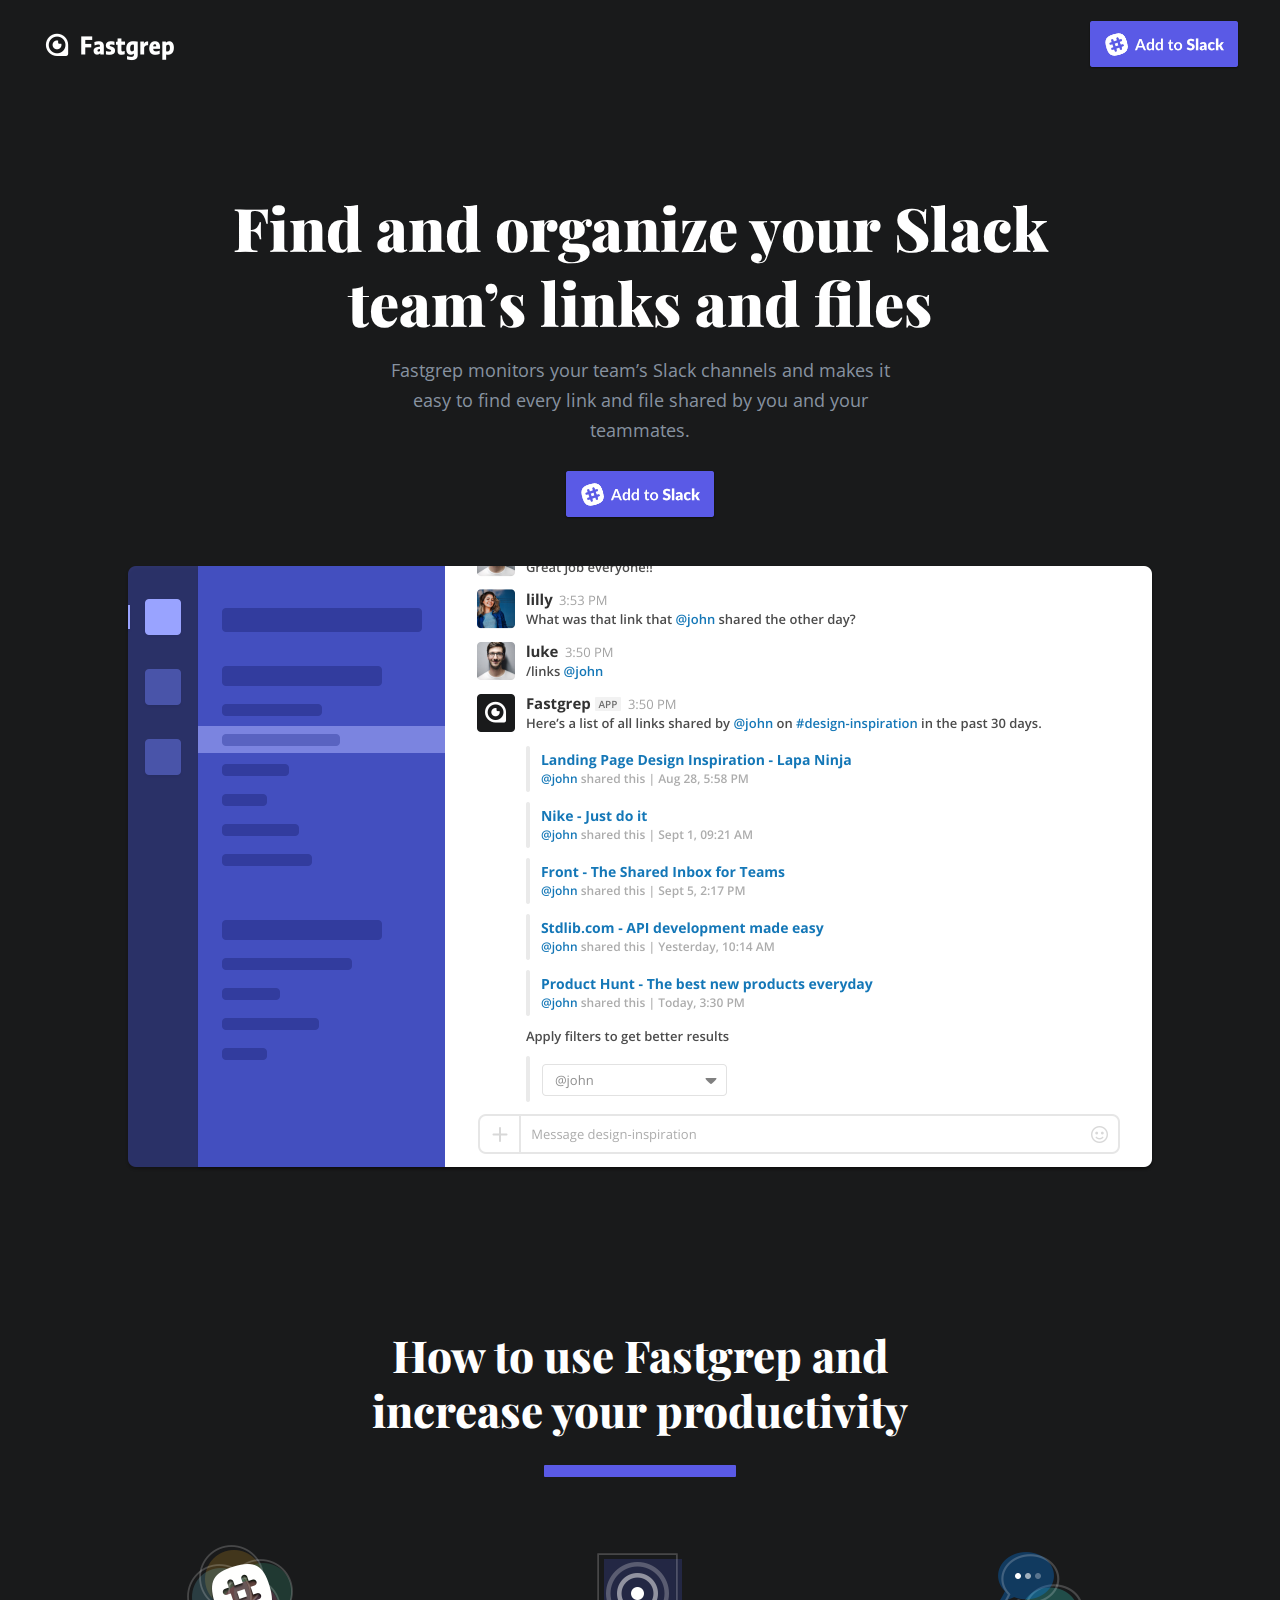
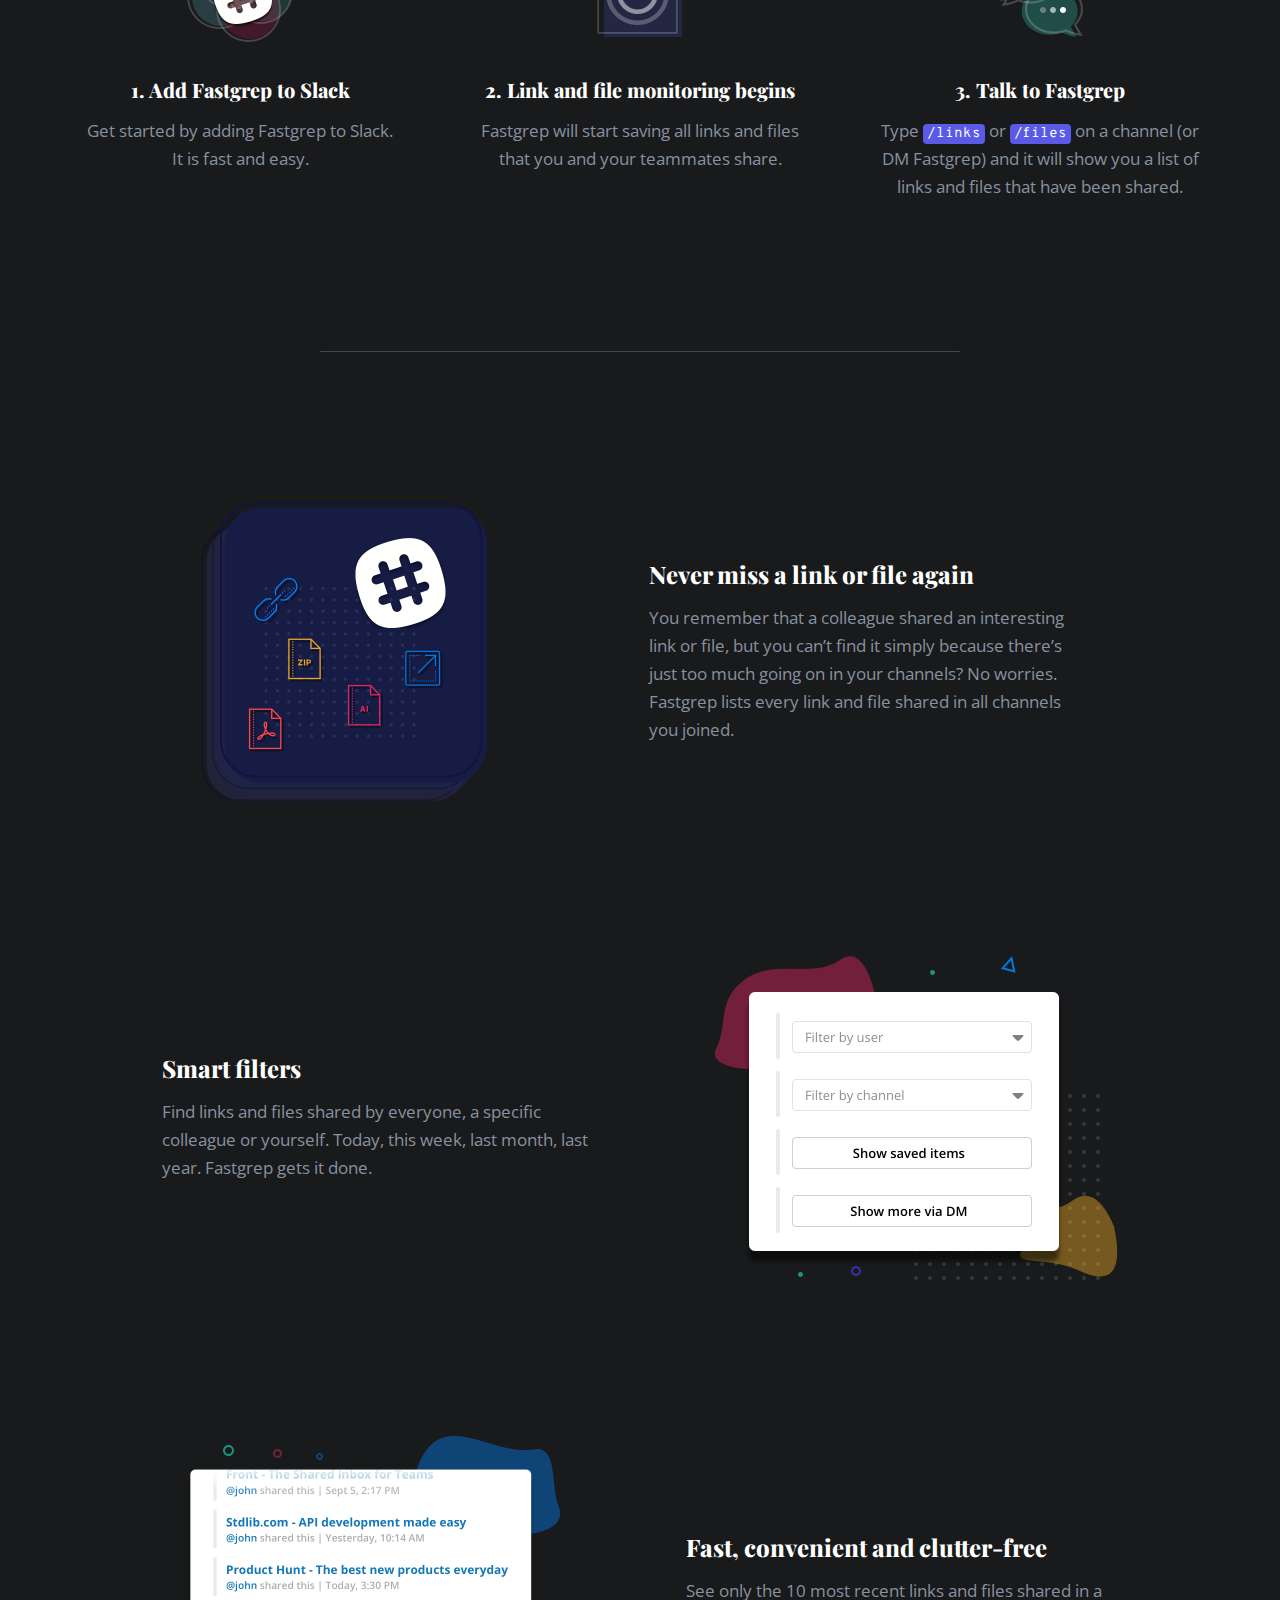
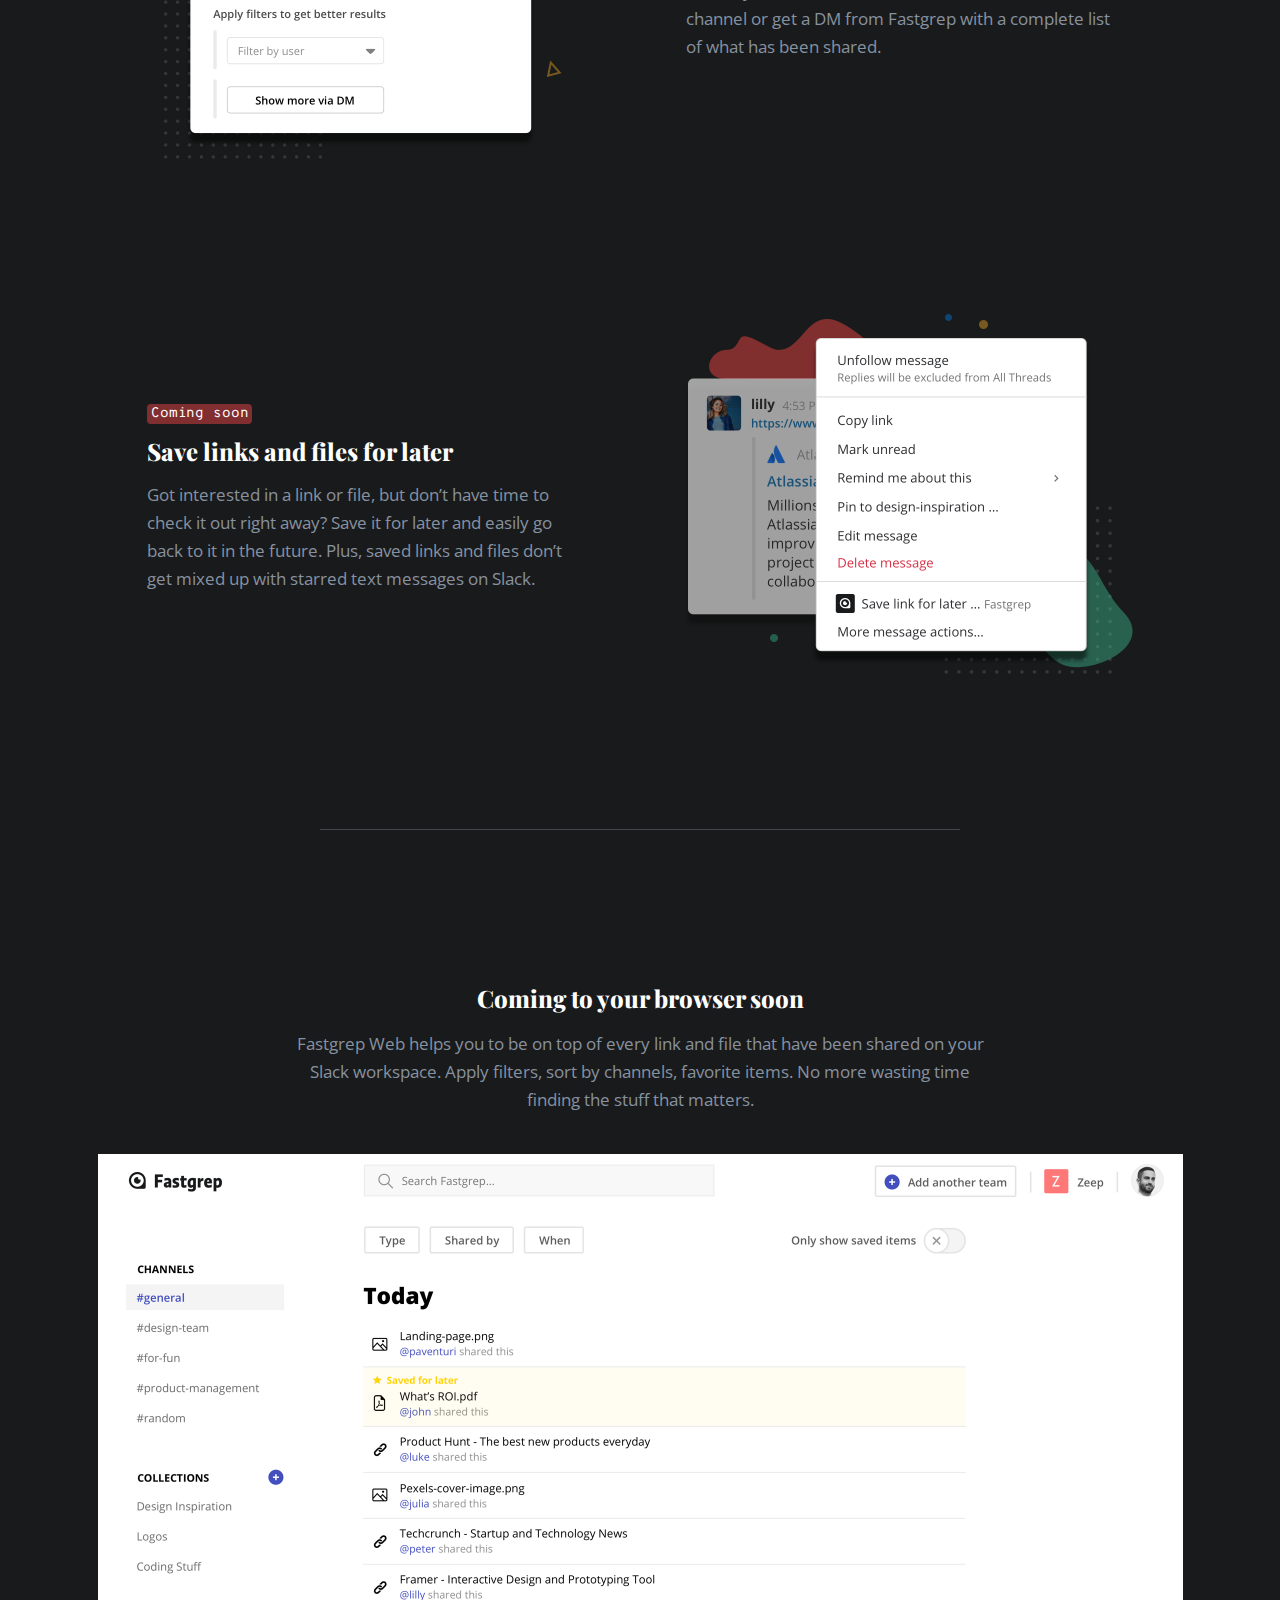
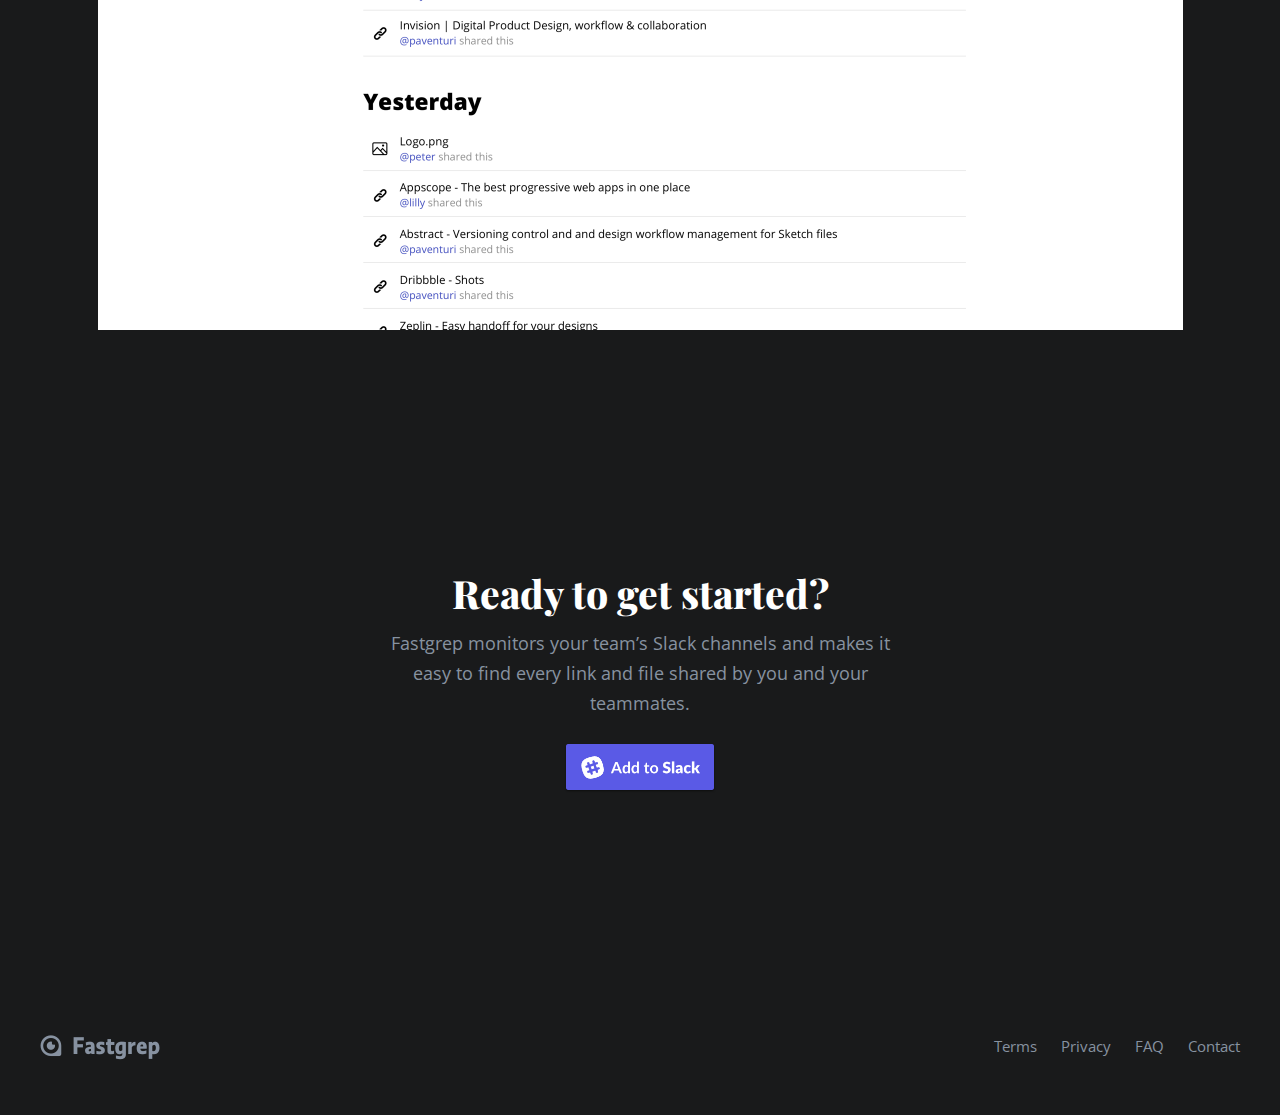
<file: index.html>
<!DOCTYPE HTML>

<head>
    <!-- Global site tag (gtag.js) - Google Analytics -->
    <script async src="https://www.googletagmanager.com/gtag/js?id=UA-126033722-1"></script>
    <script>
      window.dataLayer = window.dataLayer || [];
      function gtag(){dataLayer.push(arguments);}
      gtag('js', new Date());

      gtag('config', 'UA-126033722-1');
    </script>
    <meta http-equiv="Content-Type" content="text/html; charset=UTF-8" />
    <title>Fastgrep | Find and organize your Slack team’s links and files</title>
    <link href="https://fonts.googleapis.com/css?family=Open+Sans:400,600,800" rel="stylesheet">
    <link href="https://fonts.googleapis.com/css?family=Playfair+Display:900" rel="stylesheet">
    <link href="https://fonts.googleapis.com/css?family=Overpass+Mono" rel="stylesheet">
    <link rel="stylesheet" href="css/stylesheet.css">
    <meta name="author" content="Fastgrep | Find and organize your Slack team’s links and files">
    <meta name="viewport" content="width=device-width, initial-scale=1.0, user-scalable=no">
    <meta property="og:title" content="Fastgrep | Find and organize your Slack team’s links and files">
    <meta property="og:description" content="Fastgrep monitors your team’s Slack channels and makes it easy to find every link and file shared by you and your teammates.">
    <meta property="og:type" content="website">
    <meta property="og:image" content="https://phmarques1.github.io/sniffyProject/img/socialsharing.png">
    <meta property="og:site_name" content="Fastgrep | Find and organize your Slack team’s links and files">
    <meta property="og:locale" content="en_US">
    <meta property="og:url" content="https://www.fastgrepbot.com/">
    <meta name="description" content="Fastgrep monitors your team’s Slack channels and makes it easy to find every link and file shared by you and your teammates."> 
    <meta name="keywords" content="app, development, mobile, design, ux, ui, digital, slack, designer, ios, android, iphone, files, dev, modern, links, mvp, startups, enterprises, bot">
    <link rel="canonical" href="http://fastgrepbot.com/">
    <link rel="apple-touch-icon" sizes="180x180" href="/apple-touch-icon.png">
    <link rel="icon" type="image/png" sizes="32x32" href="/favicon-32x32.png">
    <link rel="icon" type="image/png" sizes="16x16" href="/favicon-16x16.png">
    <link rel="manifest" href="/site.webmanifest">
    <link rel="mask-icon" href="/safari-pinned-tab.svg" color="#000000">
    <meta name="msapplication-TileColor" content="#da532c">
    <meta name="theme-color" content="#ffffff">
    <script src="https://ajax.googleapis.com/ajax/libs/jquery/3.1.1/jquery.min.js"></script>

        <script>

            function getCookie(name) {
              var value = "; " + document.cookie;
              var parts = value.split("; " + name + "=");
              if (parts.length == 2) return parts.pop().split(";").shift();
            }

            function generateSlackLink() {

                var team_id = getCookie('team_id');
                var bot_id = getCookie('bot_user_id');

                console.log('here');
                if (team_id && bot_id) {
                    var url = 'slack://user?team=' + team_id + '&id=' + bot_id;
                    //$('#slack_link').attr('href',url);
                    console.log(url);
                }


            }

            $(function() {
                generateSlackLink();
            });

        </script>
</head>

<body>





<header class="top">
    <a href="https://www.fastgrepbot.com"><img src="img/fastgrep@2x.png" class="logo-top"/></a>
    <a href="https://api.fastgrepbot.com/login" class="slack"><img src="img/slack-btn@2x.png" class="slack-btn-top slack-btn"/></a>
</header>

<div class="top-container">
    <div class="sniffy-description"> 
        <h1 class="sniffy-headline">Find and organize your Slack team’s links and files</h1>
        <p class="description">Fastgrep monitors your team’s Slack channels and makes it easy to find every link and file shared by you and your teammates.</p>
        <a href="https://api.fastgrepbot.com/login" class="slack"><img src="img/slack-btn@2x.png" class="slack-btn btn"/></a>
    </div>
    <div class="sniffy-img">
        <img src="img/botPreview@2x.png" class="bot-mockup"/>
    </div>
</div>
<div class ="hiw">
	<div class="hiw-title-container">
		<h2 class="hiw-title">How to use Fastgrep and increase your productivity</h2>
	</div>
	<hr>
	<div class="hiw-elements">
	    <div class="hiw-container">
	        <div class="icon-1">
	            <img src="img/connect-slack@2x.png" class="hiw-icon-1"/></a>
	        </div>
	        <div class="hit-text-wrapper step-1">
	            <h3 class="hiw-elements-title">1. Add Fastgrep to Slack</h3>
	            <p class="hiw-description">Get started by adding Fastgrep to Slack. It is fast and easy.</p> 
	        </div>
	    </div>
	    <div class="hiw-container hiw-2">
			<div class="icon-2">
				<img src="img/monitoring@2x.png" class="hiw-icon-2"/></a>
		    </div>
		    <div class="hit-text-wrapper step-2">
		         <h3 class="hiw-elements-title">2. Link and file monitoring begins</h3>
		         <p class="hiw-description">Fastgrep will start saving all links and files that you and your teammates share.</p> 
		    </div>
		</div>
	    <div class="hiw-container hiw-3">
	        <div class="icon-3">
	            <img src="img/chat-bot@2x.png" class="hiw-icon-3"/></a>
	        </div>
	        <div class="hiw-text-wrapper step-3">
	            <h3 class="hiw-elements-title">3. Talk to Fastgrep</h3>
	            <p class="hiw-description">Type <span class="command">/links</span> or <span class="command">/files</span> on a channel (or DM Fastgrep) and it will show you a list of links and files that have been shared.</p> 
	        </div>
	    </div>
	</div>
</div>
<hr class="break">
<div class="features">
    <div class="features-container">
        <div class="icon-1">
            <img src="img/never-miss-icon@2x.png" class="f1-icon f-icon"/></a>
        </div>
        <div class="feature-wrapper feature-1">
            <h3>Never miss a link or file again</h3>
            <p class="h3-description">You remember that a colleague shared an interesting link or file, but you can’t find it simply because there’s just too much going on in your channels? No worries. Fastgrep lists every link and file shared in all channels you joined.</p> 
        </div>
    </div>
    <div class="features-container">
        <div class="feature-wrapper feature-2">
            <h3>Smart filters</h3>
            <p class="h3-description">Find links and files shared by everyone, a specific colleague or yourself. Today, this week, last month, last year. Fastgrep gets it done.</p> 
        </div>
        <div class="icon-2">
            <img src="img/smart-filters@2x.png" class="f2-icon f-icon"/></a>
        </div>
    </div>
    <div class="features-container">
        <div class="icon-3">
            <img src="img/clutter-free@2x.png" class="f3-icon f-icon"/></a>
        </div>
        <div class="feature-wrapper feature-3">
            <h3>Fast, convenient and clutter-free</h3>
            <p class="h3-description">See only the 10 most recent links and files shared in a channel or get a DM from Fastgrep with a complete list of what has been shared.</p> 
        </div>
    </div>
    <div class="features-container">
        <div class="feature-wrapper feature-4">
            <span class="c-soon">Coming soon</span> 
            <h3>Save links and files for later</h3>
            <p class="h3-description">Got interested in a link or file, but don’t have time to check it out right away? Save it for later and easily go back to it in the future. Plus, saved links and files don’t get mixed up with starred text messages on Slack.</p> 
        </div>
        <div class="icon-4">
            <img src="img/save-for-later@2x.png" class="f4-icon f-icon"/></a>
        </div>
    </div>
</div>
<hr class="break">
<div class="web-container">
    <div class="web-description"> 
        <h2>Coming to your browser soon</h2>
        <p class="h2-description">Fastgrep Web helps you to be on top of every link and file that have been shared on your Slack workspace. Apply filters, sort by channels, favorite items. No more wasting time finding the stuff that matters.</p>
    </div>
	<div class="form-container">
        <!--
        <form action="https://bitdreams.us16.list-manage.com/subscribe/post" method="POST">
            <input type="hidden" name="u" value="fdf67cc65b9b5d50726e852b2">
            <input type="hidden" name="id" value="e51c0a9e5b">
			<p class="p-form">Sign up to our Beta and be among the first to try Fastgrep Web</p> 
			<div class="form-content">
			    <input type="email" name="email" placeholder="Type your email address">
			    <input type="submit" value="Submit">
			</div>
		</form>
            -->
	    <div class="webapp">
        <img src="img/fastgrepWeb@2x.png" class="web-app"/></a>       
    </div>
</div>

<footer>
    <div class="footer-top">
        <div class="text-footer">
            <h2 class="footer-title">Ready to get started?</h2>
            <p class="description">Fastgrep monitors your team’s Slack channels and makes it easy to find every link and file shared by you and your teammates.</p>
            <a href="https://api.fastgrepbot.com/login" class="slack"><img src="img/slack-btn@2x.png" class="slack-btn footer-cta"/></a>        
        </div>
    </div>
    <div class="footer-bottom">
        <a href="https://www.fastgrepbot.com"><img src="img/fastgrep-alt@2x.png" class="fastgrep-alt"/></a>
        <ul>
            <li class="footer-li"><a href="terms">Terms</a></li>
            <li class="footer-li"><a href="privacy">Privacy</a></li>
            <li class="footer-li"><a href="faq">FAQ</a></li>
            <li class="footer-li"><a href="mailto:hey@fastgrepbot.com">Contact</a></li>
        </ul>
    </div>
</footer>






</body>

</html>
</file>
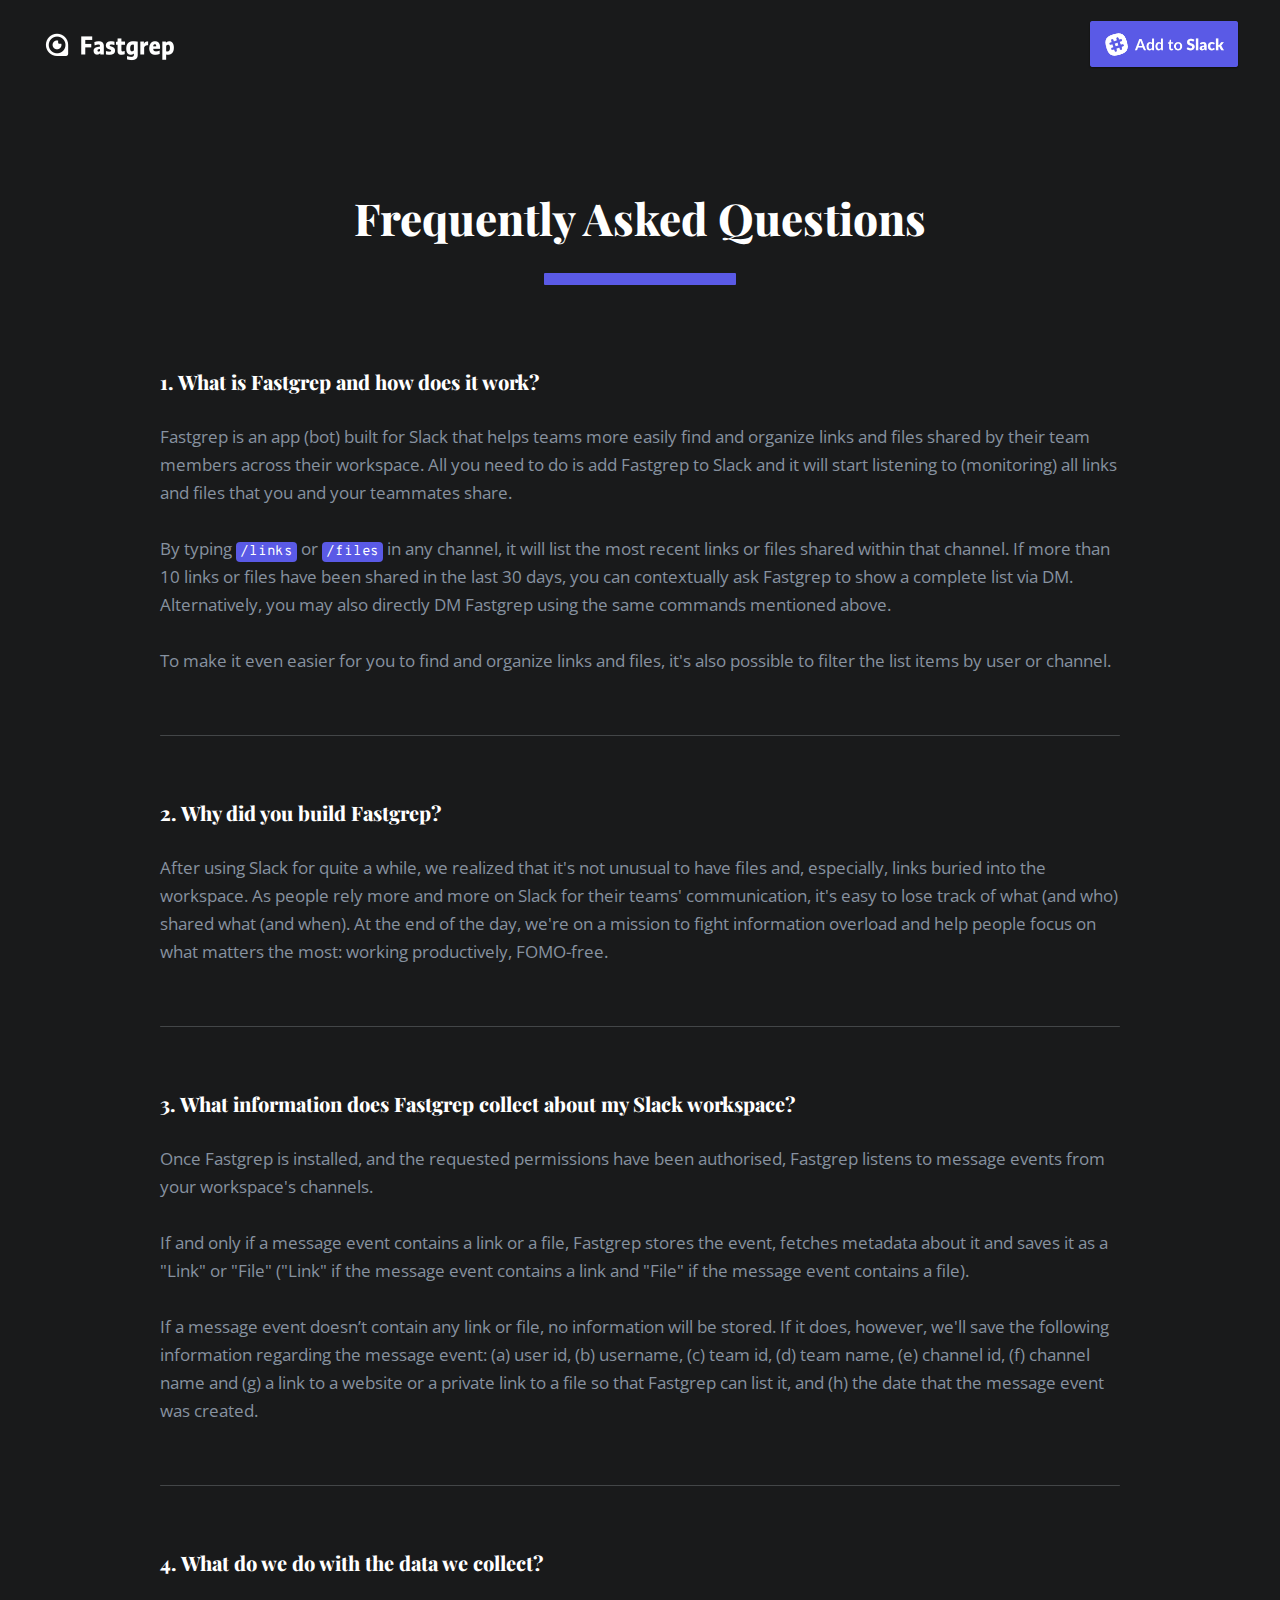
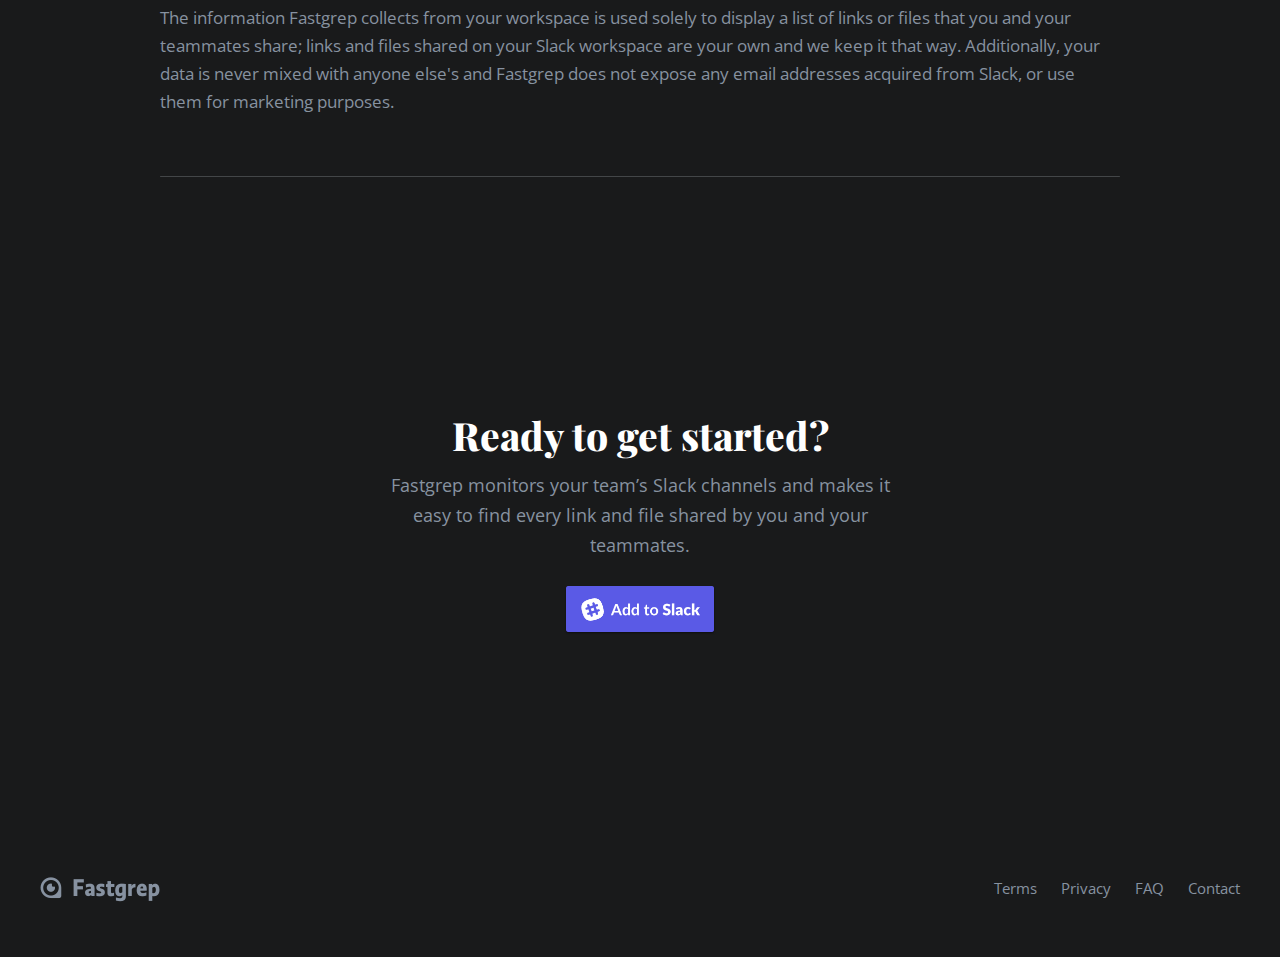
<file: faq.html>
<!DOCTYPE HTML>

<head>
    <meta http-equiv="Content-Type" content="text/html; charset=UTF-8" />
    <title>Fastgrep | Find and organize your Slack team’s links and files</title>
    <link href="https://fonts.googleapis.com/css?family=Open+Sans:400,600,800" rel="stylesheet">
    <link href="https://fonts.googleapis.com/css?family=Playfair+Display:900" rel="stylesheet">
    <link href="https://fonts.googleapis.com/css?family=Overpass+Mono" rel="stylesheet">
    <link rel="stylesheet" href="css/legal.css">
    <meta name="author" content="Fastgrep | Find and organize your Slack team’s links and files">
    <meta name="viewport" content="width=device-width, initial-scale=1.0, user-scalable=no">
    <meta property="og:title" content="Fastgrep | Find and organize your Slack team’s links and files">
    <meta property="og:description" content="Fastgrep monitors your team’s Slack channels and makes it easy to find every link and file shared by you and your teammates.">
    <meta property="og:type" content="website">
    <meta property="og:image" content="https://phmarques1.github.io/sniffyProject/img/socialsharing.png">
    <meta property="og:site_name" content="Fastgrep | Find and organize your Slack team’s links and files">
    <meta property="og:locale" content="en_US">
    <meta property="og:url" content="https://www.fastgrepbot.com/">
    <meta name="description" content="Fastgrep monitors your team’s Slack channels and makes it easy to find every link and file shared by you and your teammates."> 
    <meta name="keywords" content="app, development, mobile, design, ux, ui, digital, slack, designer, ios, android, iphone, files, dev, modern, links, mvp, startups, enterprises, bot">
    <link rel="canonical" href="http://fastgrepbot.com/">
    <link rel="apple-touch-icon" sizes="180x180" href="/apple-touch-icon.png">
    <link rel="icon" type="image/png" sizes="32x32" href="/favicon-32x32.png">
    <link rel="icon" type="image/png" sizes="16x16" href="/favicon-16x16.png">
    <link rel="manifest" href="/site.webmanifest">
    <link rel="mask-icon" href="/safari-pinned-tab.svg" color="#000000">
    <meta name="msapplication-TileColor" content="#da532c">
    <meta name="theme-color" content="#ffffff">
    <script src="https://ajax.googleapis.com/ajax/libs/jquery/3.1.1/jquery.min.js"></script>

        <script>

            function getCookie(name) {
              var value = "; " + document.cookie;
              var parts = value.split("; " + name + "=");
              if (parts.length == 2) return parts.pop().split(";").shift();
            }

            function generateSlackLink() {

                var team_id = getCookie('team_id');
                var bot_id = getCookie('bot_user_id');

                console.log('here');
                if (team_id && bot_id) {
                    var url = 'slack://user?team=' + team_id + '&id=' + bot_id;
                    //$('#slack_link').attr('href',url);
                    console.log(url);
                }


            }

            $(function() {
                generateSlackLink();
            });

        </script>
</head>

<body>

<header class="top">
    <a href="https://www.fastgrepbot.com"><img src="img/fastgrep@2x.png" class="logo-top"/></a>
    <a href="https://api.fastgrepbot.com/login" class="slack"><img src="img/slack-btn@2x.png" class="slack-btn-top slack-btn"/></a>
</header>

<div class="title">
    <h1 class="content-title">Frequently Asked Questions</h1>
    <hr>
</div>
<div class="section">
    <h2>1. What is Fastgrep and how does it work?</h2>
    <p class="content">Fastgrep is an app (bot) built for Slack that helps teams more easily find and organize links and files shared by their team members across their workspace. All you need to do is add Fastgrep to Slack and it will start listening to (monitoring) all links and files that you and your teammates share.<br><br>By typing <span class="command">/links</span> or <span class="command">/files</span> in any channel, it will list the most recent links or files shared within that channel. If more than 10 links or files have been shared in the last 30 days, you can contextually ask Fastgrep to show a complete list via DM. Alternatively, you may also directly DM Fastgrep using the same commands mentioned above.<br><br>To make it even easier for you to find and organize links and files, it's also possible to filter the list items by user or channel.</p>
</div>
<div class="break-container">
    <hr class="break">
</div>
<div class="section">
    <h2>2. Why did you build Fastgrep?</h2>
    <p class="content">After using Slack for quite a while, we realized that it's not unusual to have files and, especially, links buried into the workspace. As people rely more and more on Slack for their teams' communication, it's easy to lose track of what (and who) shared what (and when). At the end of the day, we're on a mission to fight information overload and help people focus on what matters the most: working productively, FOMO-free.</p>
</div>
<div class="break-container">
    <hr class="break">
</div>
<div class="section">
    <h2>3. What information does Fastgrep collect about my Slack workspace?</h2>
    <p class="content">Once Fastgrep is installed, and the requested permissions have been authorised, Fastgrep listens to message events from your workspace's channels.<br><br>If and only if a message event contains a link or a file, Fastgrep stores the event, fetches metadata about it and saves it as a "Link" or "File" ("Link" if the message event contains a link and "File" if the message event contains a file).<br><br>If a message event doesn’t contain any link or file, no information will be stored. If it does, however, we'll save the following information regarding the message event: (a) user id, (b) username, (c) team id, (d) team name, (e) channel id, (f) channel name and (g) a link to a website or a private link to a file so that Fastgrep can list it, and (h) the date that the message event was created.</p>
</div>
<div class="break-container">
    <hr class="break">
</div>
<div class="section">
    <h2>4. What do we do with the data we collect?</h2>
    <p class="content">The information Fastgrep collects from your workspace is used solely to display a list of links or files that you and your teammates share; links and files shared on your Slack workspace are your own and we keep it that way. Additionally, your data is never mixed with anyone else's and Fastgrep does not expose any email addresses acquired from Slack, or use them for marketing purposes.</p>
</div>
<div class="break-container">
    <hr class="break last">
</div>


<footer>
    <div class="footer-top">
        <div class="text-footer">
            <h4 class="footer-title">Ready to get started?</h4>
            <p class="description">Fastgrep monitors your team’s Slack channels and makes it easy to find every link and file shared by you and your teammates.</p>
            <a href="https://api.fastgrepbot.com/login" class="slack"><img src="img/slack-btn@2x.png" class="slack-btn footer-cta"/></a>        
        </div>
    </div>
    <div class="footer-bottom">
        <a href="https://www.fastgrepbot.com"><img src="img/fastgrep-alt@2x.png" class="fastgrep-alt"/></a>
        <ul>
            <li class="footer-li"><a href="terms">Terms</a></li>
            <li class="footer-li"><a href="privacy">Privacy</a></li>
            <li class="footer-li"><a href="faq">FAQ</a></li>
            <li class="footer-li"><a href="mailto:hey@fastgrepbot.com">Contact</a></li>
        </ul>
    </div>
</footer>






</body>

</html>
</file>
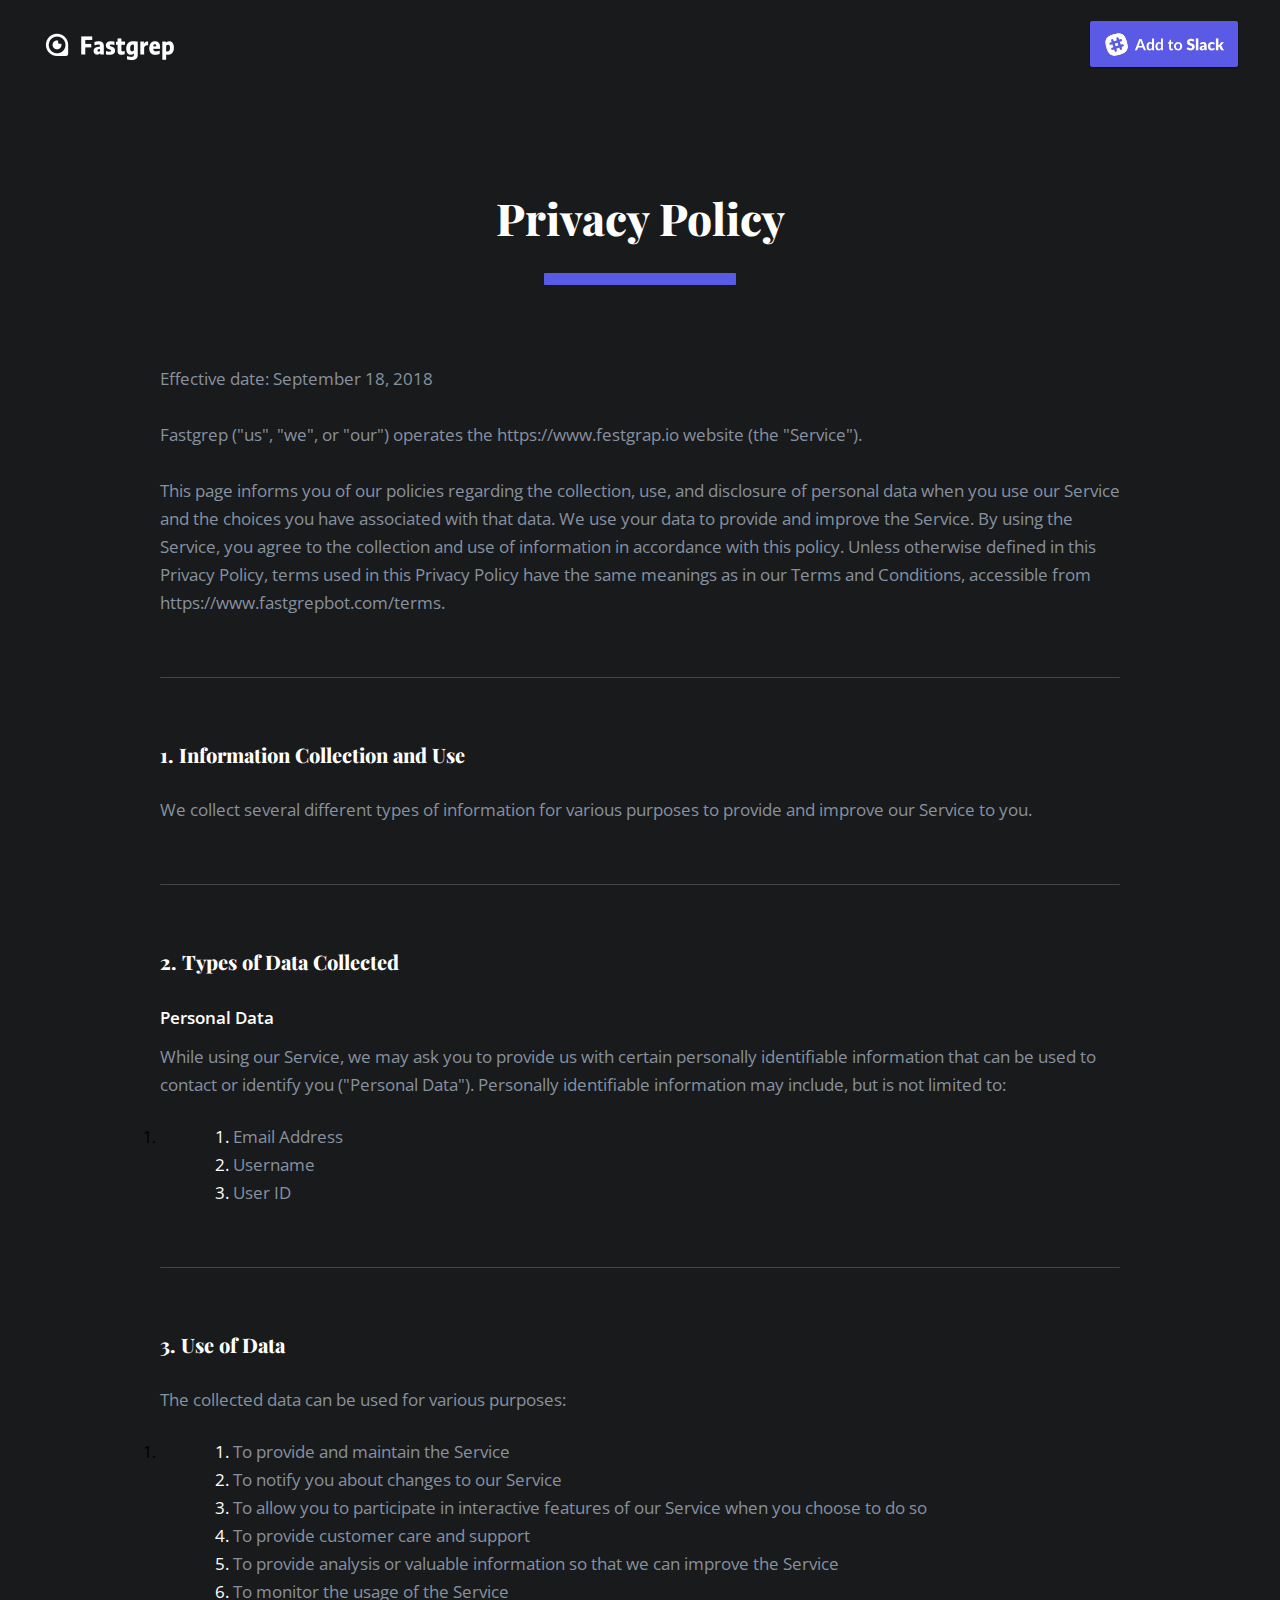
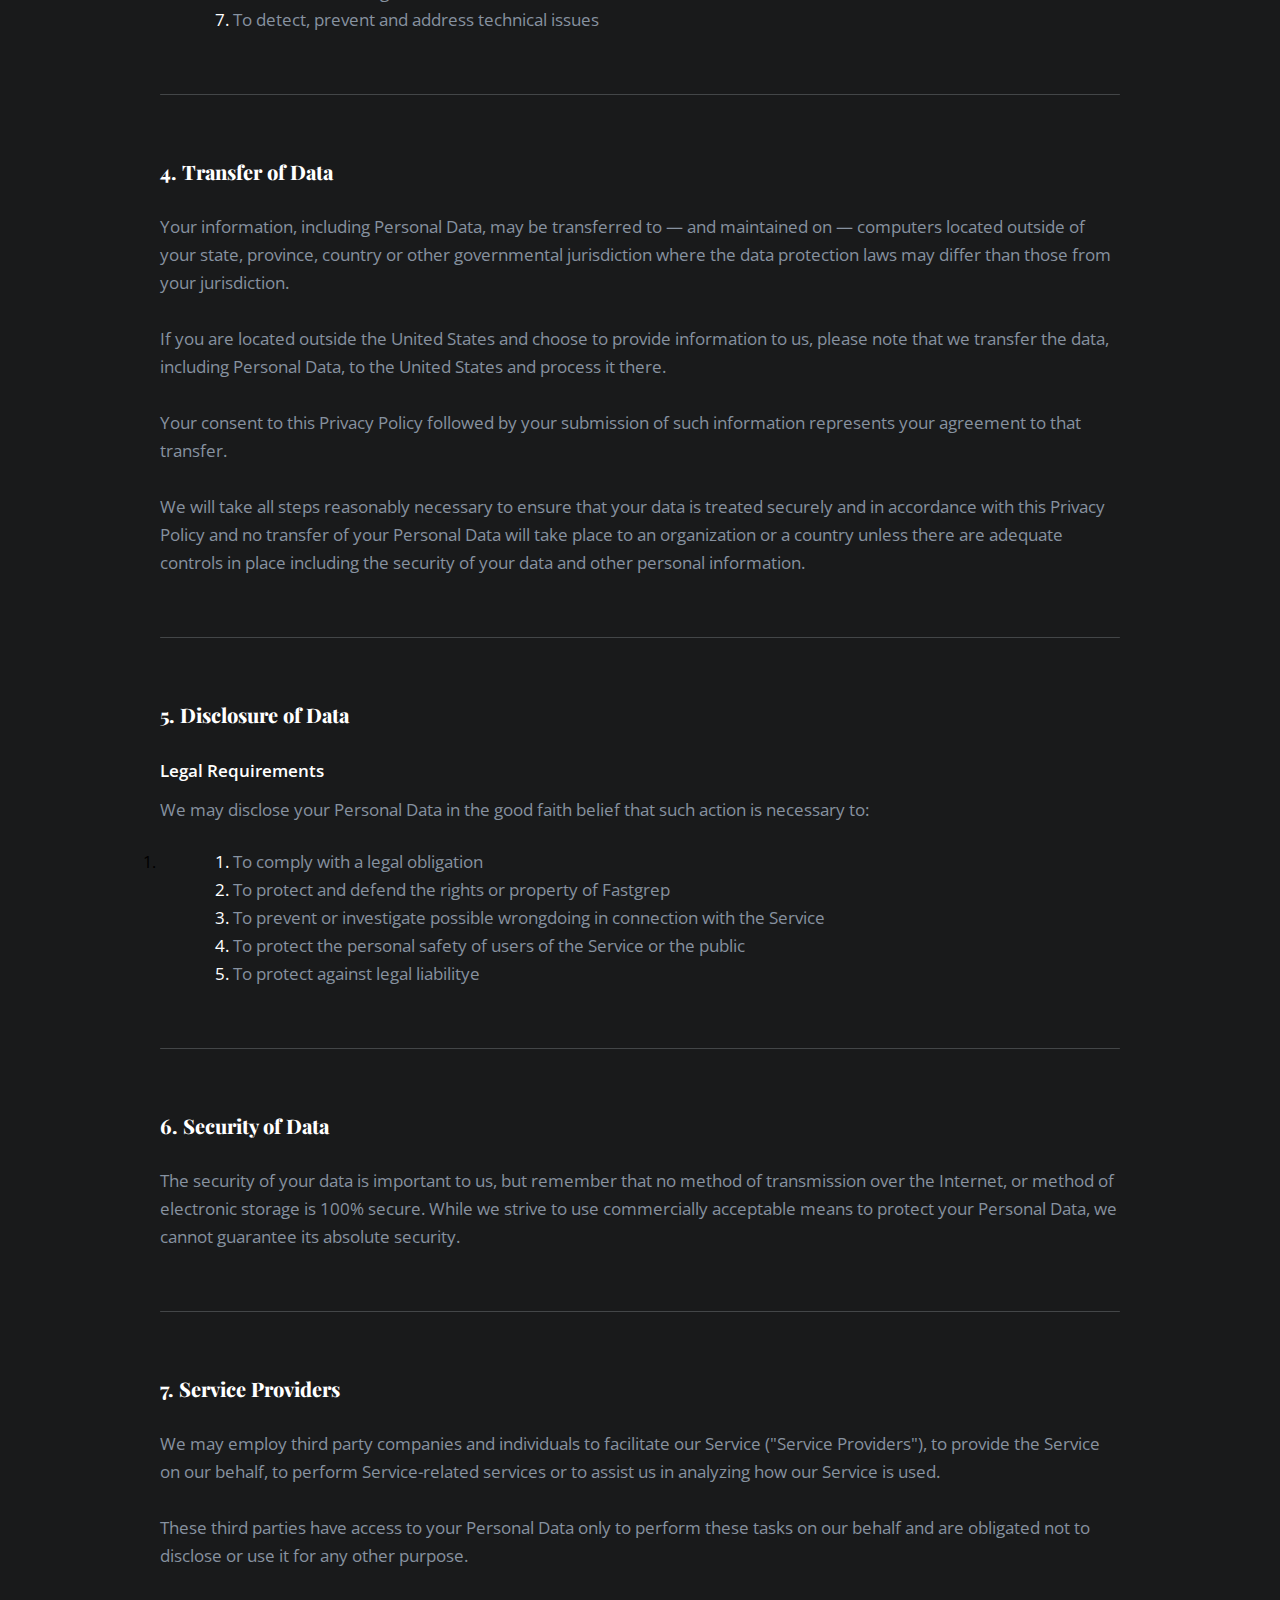
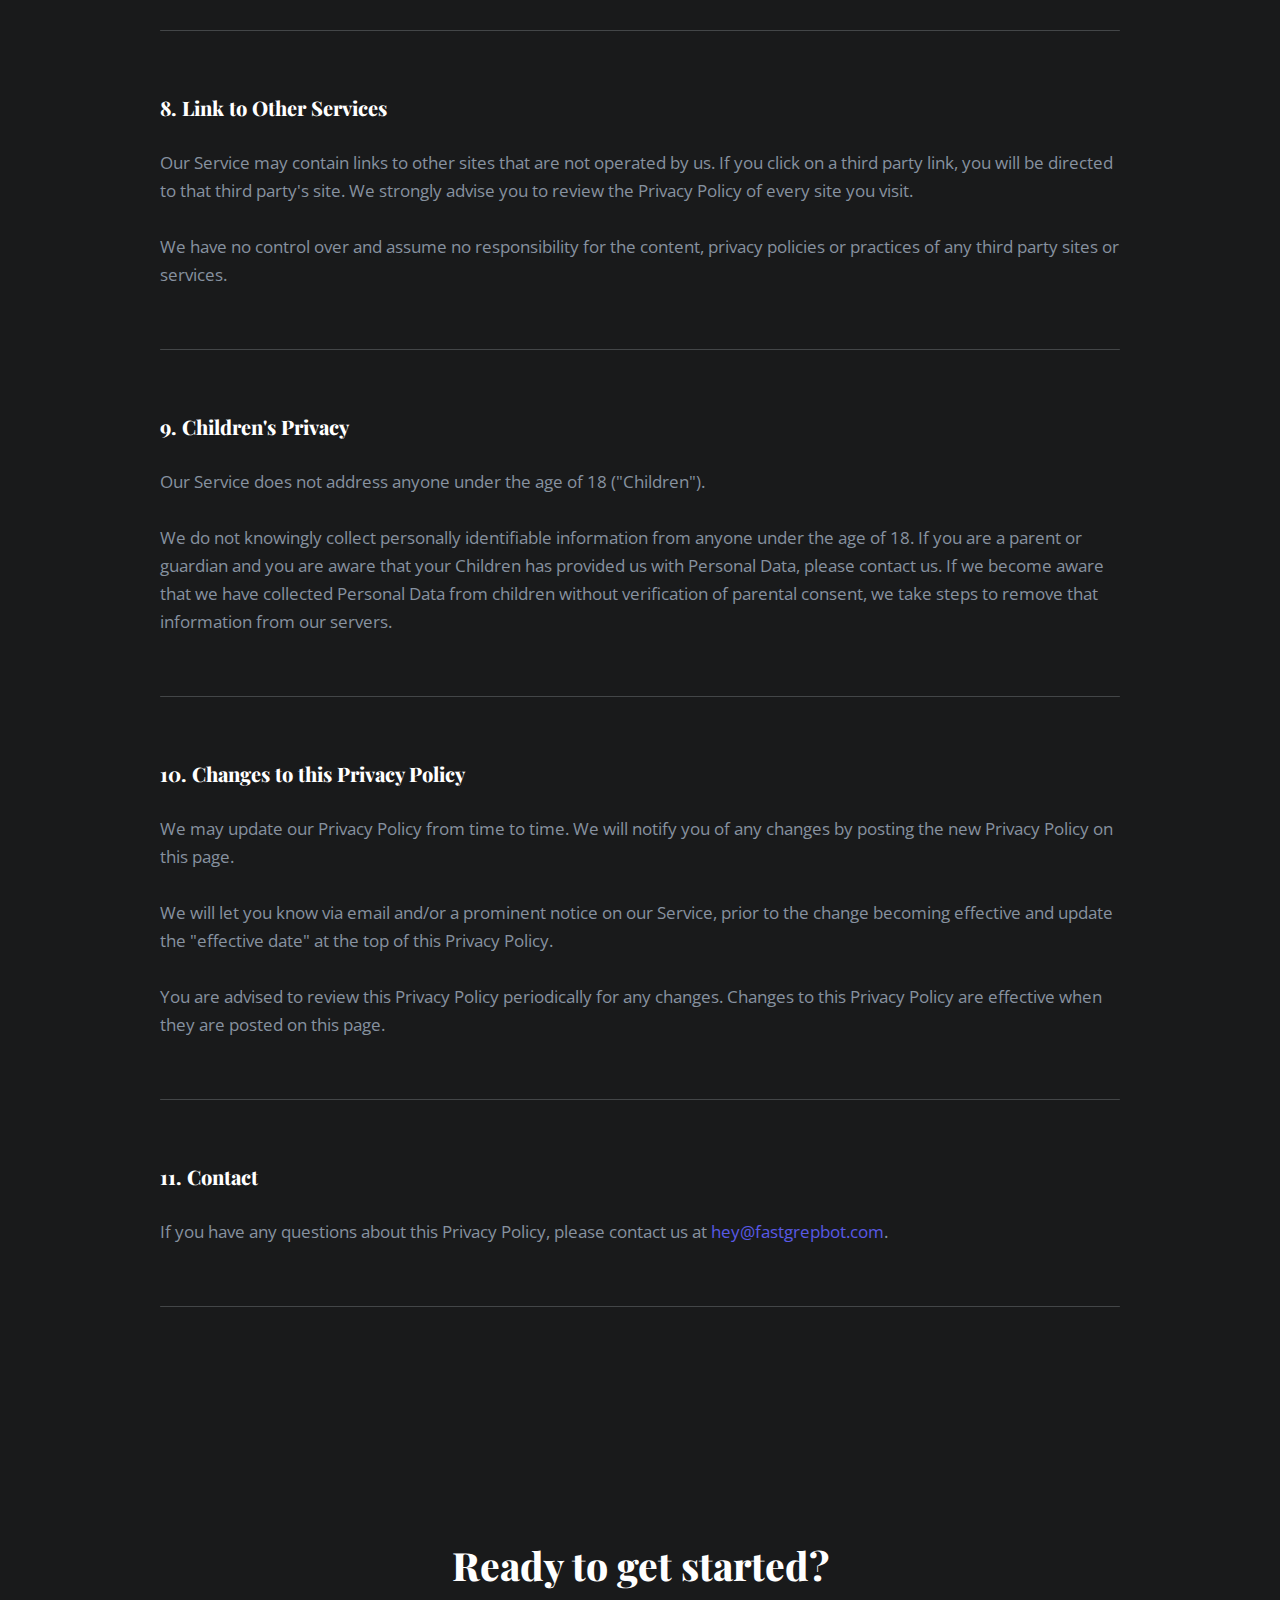
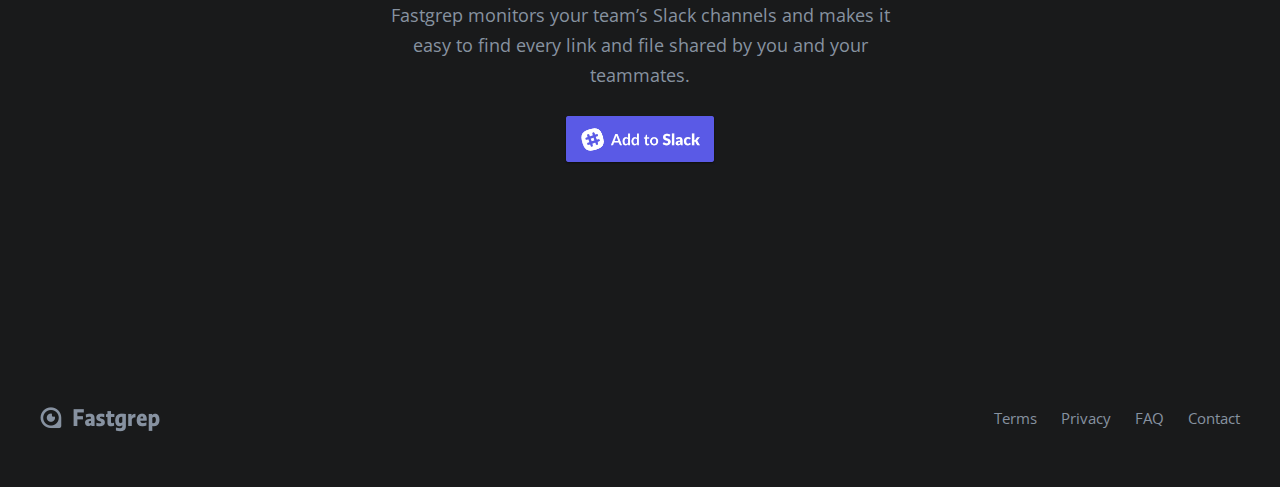
<file: privacy.html>
<!DOCTYPE HTML>

<head>
    <meta http-equiv="Content-Type" content="text/html; charset=UTF-8" />
    <title>Fastgrep | Find and organize your Slack team’s links and files</title>
    <link href="https://fonts.googleapis.com/css?family=Open+Sans:400,600,800" rel="stylesheet">
    <link href="https://fonts.googleapis.com/css?family=Playfair+Display:900" rel="stylesheet">
    <link href="https://fonts.googleapis.com/css?family=Overpass+Mono" rel="stylesheet">
    <link rel="stylesheet" href="css/legal.css">
    <meta name="author" content="Fastgrep | Find and organize your Slack team’s links and files">
    <meta name="viewport" content="width=device-width, initial-scale=1.0, user-scalable=no">
    <meta property="og:title" content="Fastgrep | Find and organize your Slack team’s links and files">
    <meta property="og:description" content="Fastgrep monitors your team’s Slack channels and makes it easy to find every link and file shared by you and your teammates.">
    <meta property="og:type" content="website">
    <meta property="og:image" content="https://phmarques1.github.io/sniffyProject/img/socialsharing.png">
    <meta property="og:site_name" content="Fastgrep | Find and organize your Slack team’s links and files">
    <meta property="og:locale" content="en_US">
    <meta property="og:url" content="https://www.fastgrepbot.com/">
    <meta name="description" content="Fastgrep monitors your team’s Slack channels and makes it easy to find every link and file shared by you and your teammates."> 
    <meta name="keywords" content="app, development, mobile, design, ux, ui, digital, slack, designer, ios, android, iphone, files, dev, modern, links, mvp, startups, enterprises, bot">
    <link rel="canonical" href="http://fastgrepbot.com/">
    <link rel="apple-touch-icon" sizes="180x180" href="/apple-touch-icon.png">
    <link rel="icon" type="image/png" sizes="32x32" href="/favicon-32x32.png">
    <link rel="icon" type="image/png" sizes="16x16" href="/favicon-16x16.png">
    <link rel="manifest" href="/site.webmanifest">
    <link rel="mask-icon" href="/safari-pinned-tab.svg" color="#000000">
    <meta name="msapplication-TileColor" content="#da532c">
    <meta name="theme-color" content="#ffffff">
    <script src="https://ajax.googleapis.com/ajax/libs/jquery/3.1.1/jquery.min.js"></script>

        <script>

            function getCookie(name) {
              var value = "; " + document.cookie;
              var parts = value.split("; " + name + "=");
              if (parts.length == 2) return parts.pop().split(";").shift();
            }

            function generateSlackLink() {

                var team_id = getCookie('team_id');
                var bot_id = getCookie('bot_user_id');

                console.log('here');
                if (team_id && bot_id) {
                    var url = 'slack://user?team=' + team_id + '&id=' + bot_id;
                    //$('#slack_link').attr('href',url);
                    console.log(url);
                }


            }

            $(function() {
                generateSlackLink();
            });

        </script>
</head>

<body>





<header class="top">
    <a href="https://www.fastgrepbot.com"><img src="img/fastgrep@2x.png" class="logo-top"/></a>
    <a href="https://api.fastgrepbot.com/login" class="slack"><img src="img/slack-btn@2x.png" class="slack-btn-top slack-btn"/></a>
</header>

<div class="title">
    <h1 class="content-title">Privacy Policy</h1>
    <hr>
</div>
<div class="section">
    <p class="content">Effective date: September 18, 2018<br><br>Fastgrep ("us", "we", or "our") operates the https://www.festgrap.io website (the "Service").<br><br>This page informs you of our policies regarding the collection, use, and disclosure of personal data when you use our Service and the choices you have associated with that data. We use your data to provide and improve the Service. By using the Service, you agree to the collection and use of information in accordance with this policy. Unless otherwise defined in this Privacy Policy, terms used in this Privacy Policy have the same meanings as in our Terms and Conditions, accessible from https://www.fastgrepbot.com/terms.</p>
</div>
<div class="break-container">
    <hr class="break">
</div>
<div class="section">
    <h2>1. Information Collection and Use</h2>
    <p class="content">We collect several different types of information for various purposes to provide and improve our Service to you.</p>
</div>
<div class="break-container">
    <hr class="break">
</div>
<div class="section">
    <h2>2. Types of Data Collected</h2>
    <h3 class="h3-div">Personal Data</h3>
    <p class="content">While using our Service, we may ask you to provide us with certain personally identifiable information that can be used to contact or identify you ("Personal Data"). Personally identifiable information may include, but is not limited to:</p>
    <ol>
        <li>
            <p class="content"><span class="bullet-type">1.</span> Email Address</p>
            <p class="content"><span class="bullet-type">2.</span> Username</p>
            <p class="content"><span class="bullet-type">3.</span> User ID</p>
        </li>
    </ol>
</div>
<div class="break-container">
    <hr class="break">
</div>
<div class="section">
    <h2>3. Use of Data</h2>
    <p class="content">The collected data can be used for various purposes:</p>
    <ol>
        <li>
            <p class="content"><span class="bullet-type">1.</span> To provide and maintain the Service</p>
            <p class="content"><span class="bullet-type">2.</span> To notify you about changes to our Service</p>
            <p class="content"><span class="bullet-type">3.</span> To allow you to participate in interactive features of our Service when you choose to do so</p>
            <p class="content"><span class="bullet-type">4.</span> To provide customer care and support</p>
            <p class="content"><span class="bullet-type">5.</span> To provide analysis or valuable information so that we can improve the Service</p>
            <p class="content"><span class="bullet-type">6.</span> To monitor the usage of the Service</p>
            <p class="content"><span class="bullet-type">7.</span> To detect, prevent and address technical issues</p>
        </li>
    </ol>
</div>
<div class="break-container">
    <hr class="break">
</div>
<div class="section">
    <h2>4. Transfer of Data</h2>
    <p class="content">Your information, including Personal Data, may be transferred to — and maintained on — computers located outside of your state, province, country or other governmental jurisdiction where the data protection laws may differ than those from your jurisdiction.<br><br>If you are located outside the United States and choose to provide information to us, please note that we transfer the data, including Personal Data, to the United States and process it there.<br><br>Your consent to this Privacy Policy followed by your submission of such information represents your agreement to that transfer.<br><br>We will take all steps reasonably necessary to ensure that your data is treated securely and in accordance with this Privacy Policy and no transfer of your Personal Data will take place to an organization or a country unless there are adequate controls in place including the security of your data and other personal information.
</p>
</div>
<div class="break-container">
    <hr class="break">
</div>
<div class="section">
    <h2>5. Disclosure of Data</h2>
    <h3 class="h3-div">Legal Requirements</h3>
    <p class="content">We may disclose your Personal Data in the good faith belief that such action is necessary to:</p>
    <ol>
        <li>
            <p class="content"><span class="bullet-type">1.</span> To comply with a legal obligation</p>
            <p class="content"><span class="bullet-type">2.</span> To protect and defend the rights or property of Fastgrep</p>
            <p class="content"><span class="bullet-type">3.</span> To prevent or investigate possible wrongdoing in connection with the Service</p>
            <p class="content"><span class="bullet-type">4.</span> To protect the personal safety of users of the Service or the public</p>
            <p class="content"><span class="bullet-type">5.</span> To protect against legal liabilitye</p>
        </li>
    </ol>
</div>
<div class="break-container">
    <hr class="break">
</div>
<div class="section">
    <h2>6. Security of Data</h2>
    <p class="content">The security of your data is important to us, but remember that no method of transmission over the Internet, or method of electronic storage is 100% secure. While we strive to use commercially acceptable means to protect your Personal Data, we cannot guarantee its absolute security.</p>
</div>
<div class="break-container">
    <hr class="break">
</div>
<div class="section">
    <h2>7. Service Providers</h2>
    <p class="content">We may employ third party companies and individuals to facilitate our Service ("Service Providers"), to provide the Service on our behalf, to perform Service-related services or to assist us in analyzing how our Service is used.<br><br>These third parties have access to your Personal Data only to perform these tasks on our behalf and are obligated not to disclose or use it for any other purpose.</p>
</div>
<div class="break-container">
    <hr class="break">
</div>
<div class="section">
    <h2>8. Link to Other Services</h2>
    <p class="content">Our Service may contain links to other sites that are not operated by us. If you click on a third party link, you will be directed to that third party's site. We strongly advise you to review the Privacy Policy of every site you visit.<br><br>We have no control over and assume no responsibility for the content, privacy policies or practices of any third party sites or services.</p>
</div>
<div class="break-container">
    <hr class="break">
</div>
<div class="section">
    <h2>9. Children's Privacy</h2>
    <p class="content">Our Service does not address anyone under the age of 18 ("Children").<br><br>We do not knowingly collect personally identifiable information from anyone under the age of 18. If you are a parent or guardian and you are aware that your Children has provided us with Personal Data, please contact us. If we become aware that we have collected Personal Data from children without verification of parental consent, we take steps to remove that information from our servers.</p>
</div>
<div class="break-container">
    <hr class="break">
</div>
<div class="section">
    <h2>10. Changes to this Privacy Policy</h2>
    <p class="content">We may update our Privacy Policy from time to time. We will notify you of any changes by posting the new Privacy Policy on this page.<br><br>We will let you know via email and/or a prominent notice on our Service, prior to the change becoming effective and update the "effective date" at the top of this Privacy Policy.<br><br>You are advised to review this Privacy Policy periodically for any changes. Changes to this Privacy Policy are effective when they are posted on this page.</p>
</div>
<div class="break-container">
    <hr class="break">
</div>
<div class="section">
    <h2>11. Contact</h2>
    <p class="content">If you have any questions about this Privacy Policy, please contact us at <a href="mailto:hey@fastgrepbot.com" class="inline-link">hey@fastgrepbot.com</a>.</p>
</div>
<div class="break-container">
    <hr class="break last">
</div>

<footer>
    <div class="footer-top">
        <div class="text-footer">
            <h4 class="footer-title">Ready to get started?</h4>
            <p class="description">Fastgrep monitors your team’s Slack channels and makes it easy to find every link and file shared by you and your teammates.</p>
            <a href="https://api.fastgrepbot.com/login" class="slack"><img src="img/slack-btn@2x.png" class="slack-btn footer-cta"/></a>        
        </div>
    </div>
    <div class="footer-bottom">
        <a href="https://www.fastgrepbot.com"><img src="img/fastgrep-alt@2x.png" class="fastgrep-alt"/></a>
        <ul>
            <li class="footer-li"><a href="terms">Terms</a></li>
            <li class="footer-li"><a href="privacy">Privacy</a></li>
            <li class="footer-li"><a href="faq">FAQ</a></li>
            <li class="footer-li"><a href="mailto:hey@fastgrepbot.com">Contact</a></li>
        </ul>
    </div>
</footer>






</body>

</html>
</file>
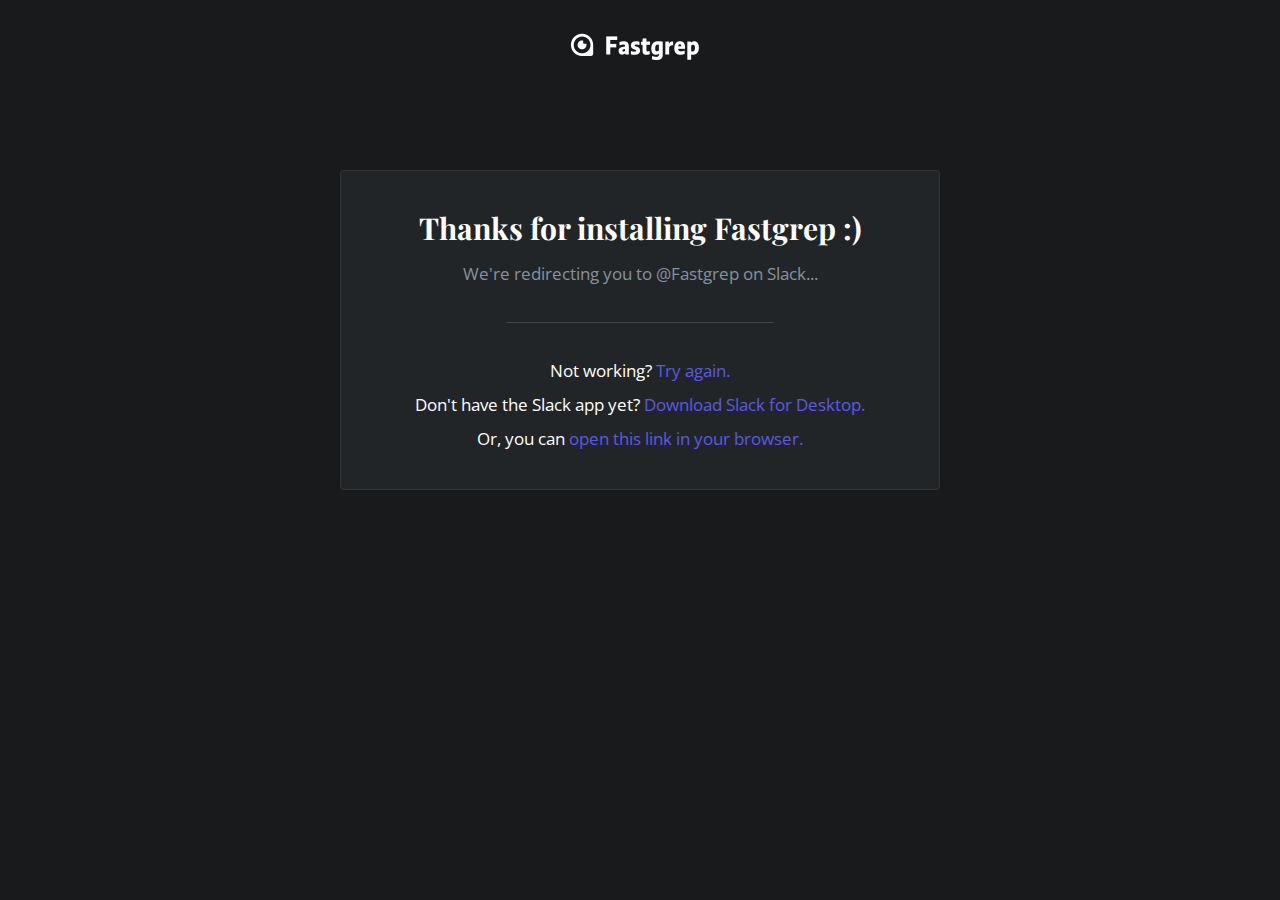
<file: success.html>
<!DOCTYPE HTML>

<head>
    <!-- Global site tag (gtag.js) - Google Analytics -->
    <script async src="https://www.googletagmanager.com/gtag/js?id=UA-126033722-1"></script>
    <script>
      window.dataLayer = window.dataLayer || [];
      function gtag(){dataLayer.push(arguments);}
      gtag('js', new Date());

      gtag('config', 'UA-126033722-1');
    </script>
    <meta http-equiv="Content-Type" content="text/html; charset=UTF-8" />
    <title>Fastgrep | Find and organize your Slack team’s links and files</title>
    <link href="https://fonts.googleapis.com/css?family=Open+Sans:400,600,800" rel="stylesheet">
    <link href="https://fonts.googleapis.com/css?family=Playfair+Display:900" rel="stylesheet">
    <link href="https://fonts.googleapis.com/css?family=Overpass+Mono" rel="stylesheet">
    <link rel="stylesheet" href="css/success.css">
    <meta name="author" content="Fastgrep | Find and organize your Slack team’s links and files">
    <meta name="viewport" content="width=device-width, initial-scale=1.0, user-scalable=no">
    <meta property="og:title" content="Fastgrep | Find and organize your Slack team’s links and files">
    <meta property="og:description" content="Fastgrep monitors your team’s Slack channels and makes it easy to find every link and file shared by you and your teammates.">
    <meta property="og:type" content="website">
    <meta property="og:image" content="https://phmarques1.github.io/sniffyProject/img/socialsharing.png">
    <meta property="og:site_name" content="Fastgrep | Find and organize your Slack team’s links and files">
    <meta property="og:locale" content="en_US">
    <meta property="og:url" content="https://www.fastgrepbot.com/">
    <meta name="description" content="Fastgrep monitors your team’s Slack channels and makes it easy to find every link and file shared by you and your teammates."> 
    <meta name="keywords" content="app, development, mobile, design, ux, ui, digital, slack, designer, ios, android, iphone, files, dev, modern, links, mvp, startups, enterprises, bot">
    <link rel="canonical" href="http://fastgrepbot.com/">
    <link rel="apple-touch-icon" sizes="180x180" href="/apple-touch-icon.png">
    <link rel="icon" type="image/png" sizes="32x32" href="/favicon-32x32.png">
    <link rel="icon" type="image/png" sizes="16x16" href="/favicon-16x16.png">
    <link rel="manifest" href="/site.webmanifest">
    <link rel="mask-icon" href="/safari-pinned-tab.svg" color="#000000">
    <meta name="msapplication-TileColor" content="#da532c">
    <meta name="theme-color" content="#ffffff">
    <script src="https://ajax.googleapis.com/ajax/libs/jquery/3.1.1/jquery.min.js"></script>

        <script>

            function getCookie(name) {
              var value = "; " + document.cookie;
              var parts = value.split("; " + name + "=");
              if (parts.length == 2) return parts.pop().split(";").shift();
            }

            function generateSlackLink() {

                var team_id = getCookie('team_id');
                var team_url = getCookie('team_url');
                var bot_id = getCookie('bot_user_id');

                if (team_id && bot_id) {
                    var url = 'slack://user?team=' + team_id + '&id=' + bot_id;
                    $('#slack_link').attr('href',url);
                    var weburl = team_url + 'app_redirect?channel=' + bot_id;
                    $('#team_link').attr('href',weburl);
                    $(window).attr('location',url);
                }
            }

            $(function() {
                generateSlackLink();
            });

        </script>
</head>

<body>





<header class="top">
    <a href="https://www.fastgrepbot.com"><img src="img/fastgrep@2x.png" class="logo-top"/></a>
</header>

<div class="container">
    <div class="top-container"> 
        <h1 class="headline">Thanks for installing Fastgrep :)</h1>
        <p class="description">We're redirecting you to @Fastgrep on Slack...</p>
        <hr>
        <p class="not-working">Not working? <span><a href="https://api.fastgrepbot.com/login" id="slack_link">Try again.</a></span></p>
        <p class="slack-app">Don't have the Slack app yet? <span><a href="https://slack.com/downloads">Download Slack for Desktop.</a></span></p>
        <p class="slack-app last">Or, you can <span><a href="https://api.fastgrepbot.com/login" id="team_link">open this link in your browser.</a></span></p>
    </div>
</div>






</body>

</html>
</file>
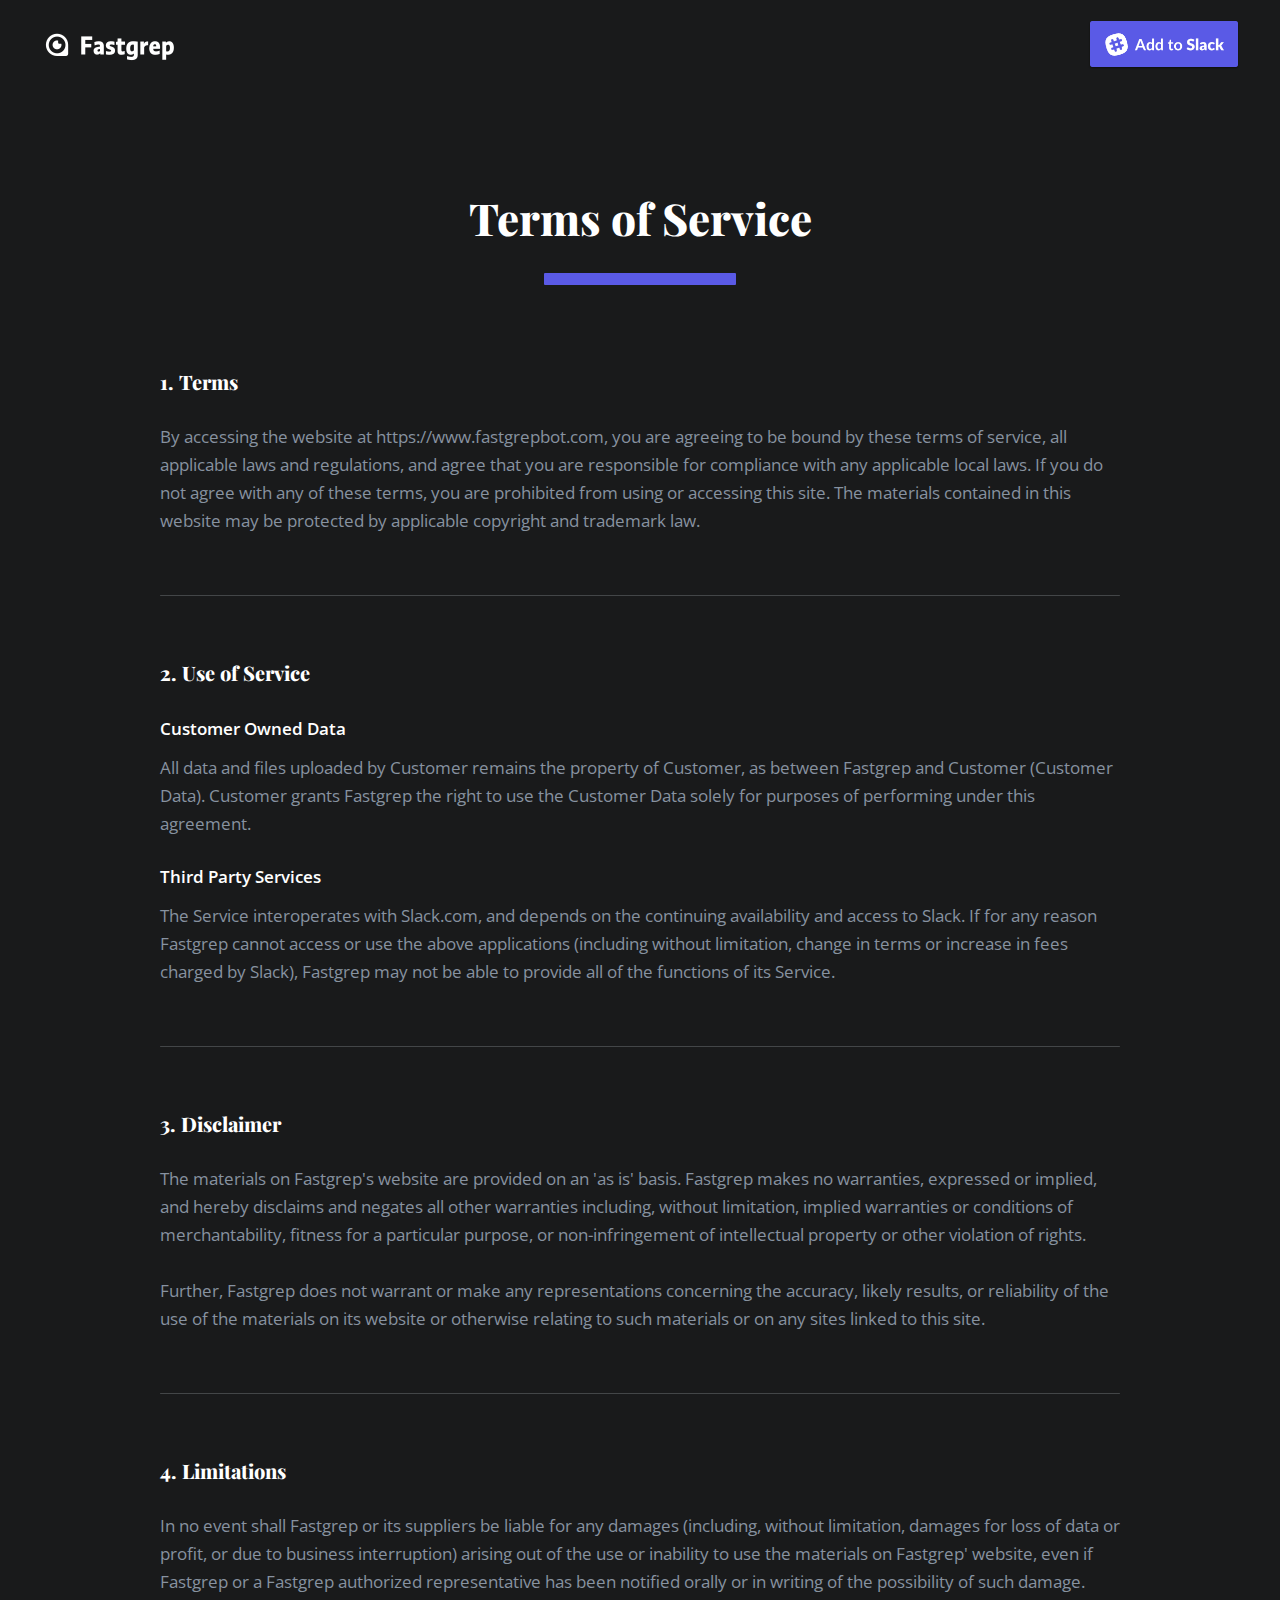
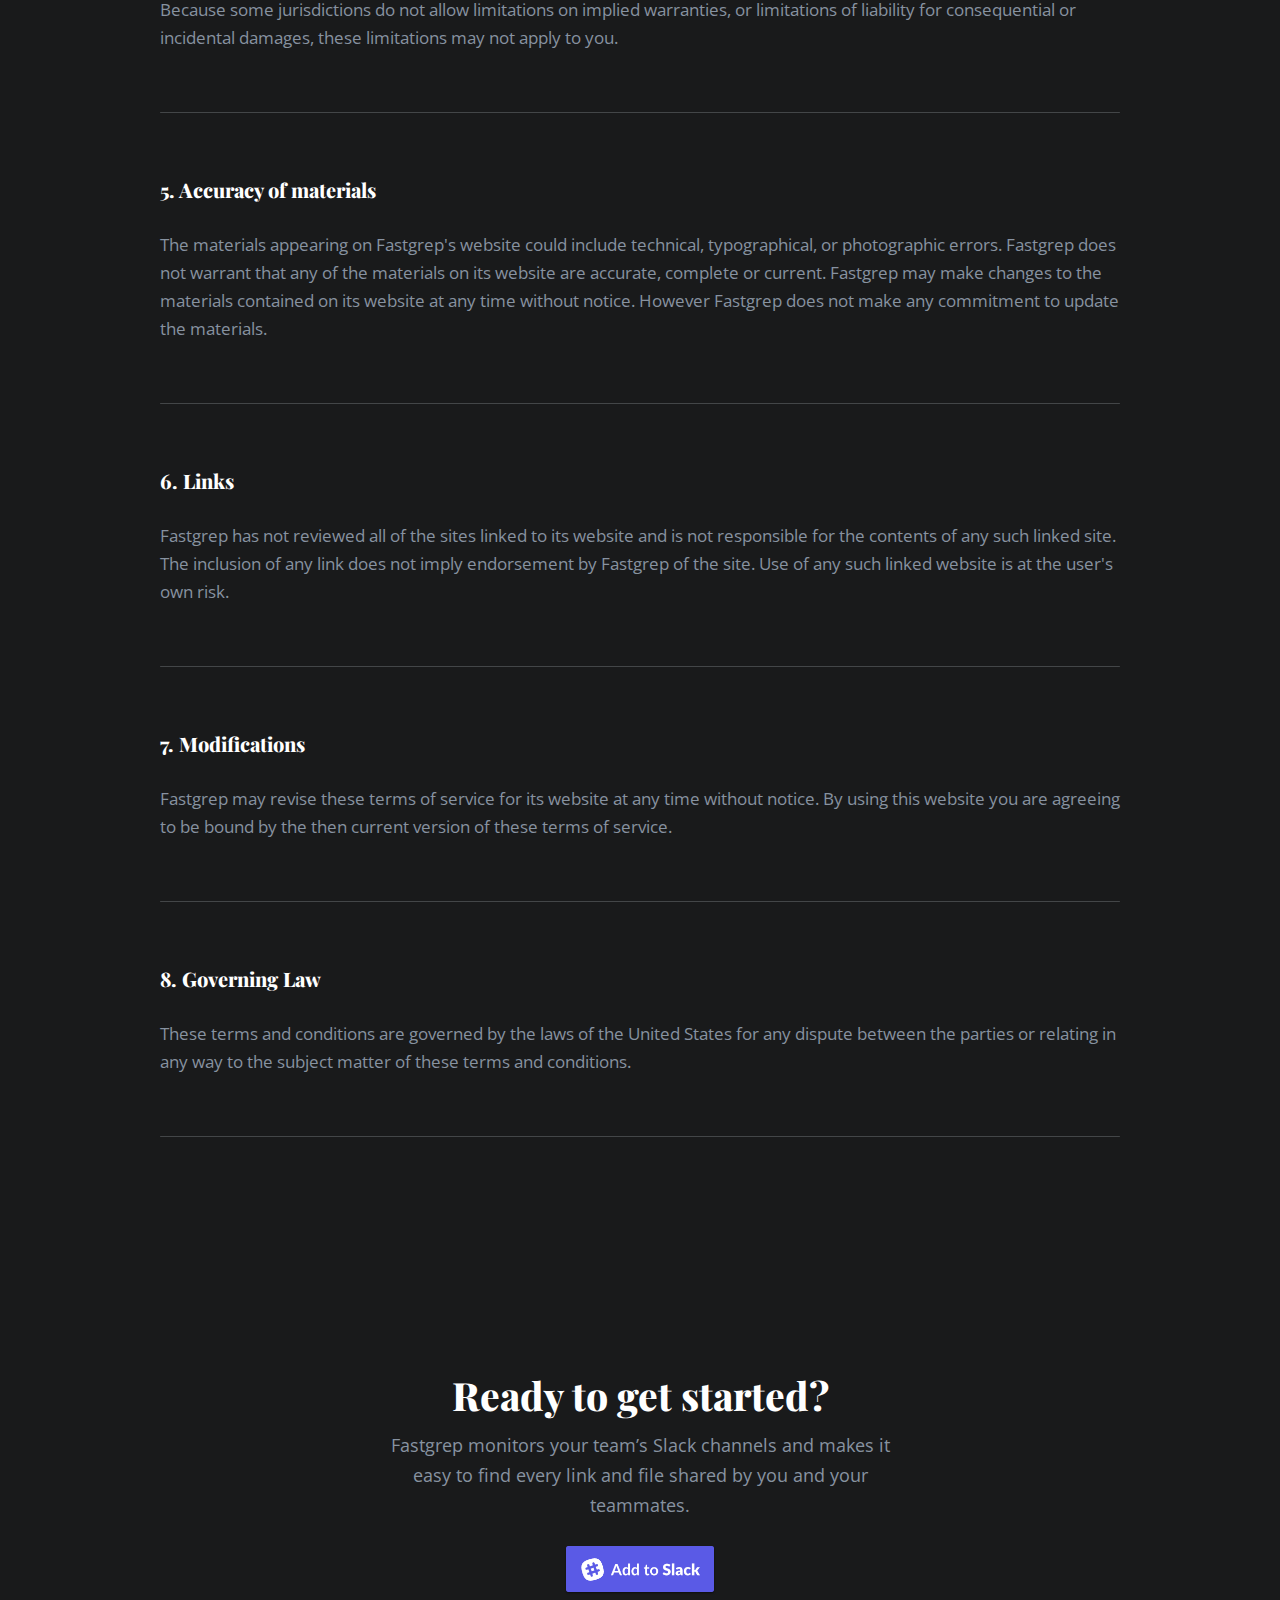
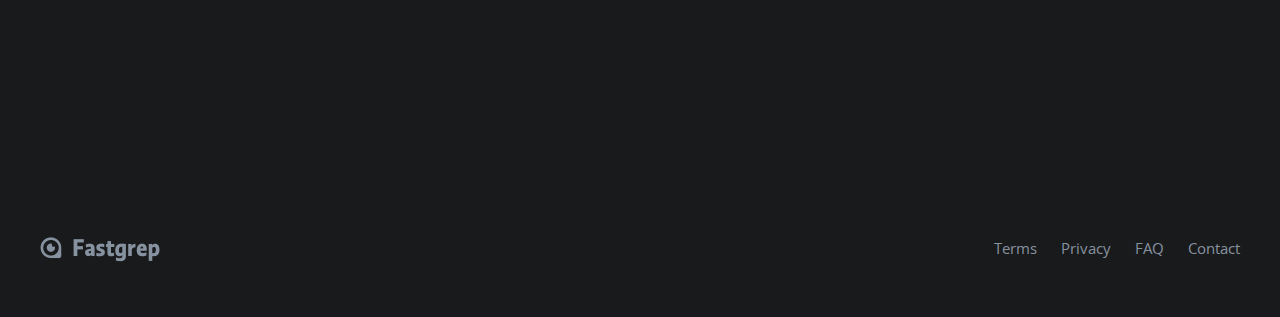
<file: terms.html>
<!DOCTYPE HTML>

<head>
    <meta http-equiv="Content-Type" content="text/html; charset=UTF-8" />
    <title>Fastgrep | Find and organize your Slack team’s links and files</title>
    <link href="https://fonts.googleapis.com/css?family=Open+Sans:400,600,800" rel="stylesheet">
    <link href="https://fonts.googleapis.com/css?family=Playfair+Display:900" rel="stylesheet">
    <link href="https://fonts.googleapis.com/css?family=Overpass+Mono" rel="stylesheet">
    <link rel="stylesheet" href="css/legal.css">
    <meta name="author" content="Fastgrep | Find and organize your Slack team’s links and files">
    <meta name="viewport" content="width=device-width, initial-scale=1.0, user-scalable=no">
    <meta property="og:title" content="Fastgrep | Find and organize your Slack team’s links and files">
    <meta property="og:description" content="Fastgrep monitors your team’s Slack channels and makes it easy to find every link and file shared by you and your teammates.">
    <meta property="og:type" content="website">
    <meta property="og:image" content="https://phmarques1.github.io/sniffyProject/img/socialsharing.png">
    <meta property="og:site_name" content="Fastgrep | Find and organize your Slack team’s links and files">
    <meta property="og:locale" content="en_US">
    <meta property="og:url" content="https://www.fastgrepbot.com/">
    <meta name="description" content="Fastgrep monitors your team’s Slack channels and makes it easy to find every link and file shared by you and your teammates."> 
    <meta name="keywords" content="app, development, mobile, design, ux, ui, digital, slack, designer, ios, android, iphone, files, dev, modern, links, mvp, startups, enterprises, bot">
    <link rel="canonical" href="http://fastgrepbot.com/">
    <link rel="apple-touch-icon" sizes="180x180" href="/apple-touch-icon.png">
    <link rel="icon" type="image/png" sizes="32x32" href="/favicon-32x32.png">
    <link rel="icon" type="image/png" sizes="16x16" href="/favicon-16x16.png">
    <link rel="manifest" href="/site.webmanifest">
    <link rel="mask-icon" href="/safari-pinned-tab.svg" color="#000000">
    <meta name="msapplication-TileColor" content="#da532c">
    <meta name="theme-color" content="#ffffff">
    <script src="https://ajax.googleapis.com/ajax/libs/jquery/3.1.1/jquery.min.js"></script>

        <script>

            function getCookie(name) {
              var value = "; " + document.cookie;
              var parts = value.split("; " + name + "=");
              if (parts.length == 2) return parts.pop().split(";").shift();
            }

            function generateSlackLink() {

                var team_id = getCookie('team_id');
                var bot_id = getCookie('bot_user_id');

                console.log('here');
                if (team_id && bot_id) {
                    var url = 'slack://user?team=' + team_id + '&id=' + bot_id;
                    //$('#slack_link').attr('href',url);
                    console.log(url);
                }


            }

            $(function() {
                generateSlackLink();
            });

        </script>
</head>

<body>





<header class="top">
    <a href="https://www.fastgrepbot.com"><img src="img/fastgrep@2x.png" class="logo-top"/></a>
    <a href="https://api.fastgrepbot.com/login" class="slack"><img src="img/slack-btn@2x.png" class="slack-btn-top slack-btn"/></a>
</header>

<div class="title">
    <h1 class="content-title">Terms of Service</h1>
    <hr>
</div>
<div class="section">
    <h2>1. Terms</h2>
    <p class="content">By accessing the website at https://www.fastgrepbot.com, you are agreeing to be bound by these terms of service, all applicable laws and regulations, and agree that you are responsible for compliance with any applicable local laws. If you do not agree with any of these terms, you are prohibited from using or accessing this site. The materials contained in this website may be protected by applicable copyright and trademark law.</p>
</div>
<div class="break-container">
    <hr class="break">
</div>
<div class="section">
    <h2>2. Use of Service</h2>
    <h3>Customer Owned Data</h3>
    <p class="content">All data and files uploaded by Customer remains the property of Customer, as between Fastgrep and Customer (Customer Data). Customer grants Fastgrep the right to use the Customer Data solely for purposes of performing under this agreement.</p>
    <h3 class="h3-div">Third Party Services</h3>
    <p class="content">The Service interoperates with Slack.com, and depends on the continuing availability and access to Slack. If for any reason Fastgrep cannot access or use the above applications (including without limitation, change in terms or increase in fees charged by Slack), Fastgrep may not be able to provide all of the functions of its Service.</p>
</div>
<div class="break-container">
    <hr class="break">
</div>
<div class="section">
    <h2>3. Disclaimer</h2>
    <p class="content">The materials on Fastgrep's website are provided on an 'as is' basis. Fastgrep makes no warranties, expressed or implied, and hereby disclaims and negates all other warranties including, without limitation, implied warranties or conditions of merchantability, fitness for a particular purpose, or non-infringement of intellectual property or other violation of rights.<br><br>Further, Fastgrep does not warrant or make any representations concerning the accuracy, likely results, or reliability of the use of the materials on its website or otherwise relating to such materials or on any sites linked to this site.</p>

</div>
<div class="break-container">
    <hr class="break">
</div>
<div class="section">
    <h2>4. Limitations</h2>
    <p class="content">In no event shall Fastgrep or its suppliers be liable for any damages (including, without limitation, damages for loss of data or profit, or due to business interruption) arising out of the use or inability to use the materials on Fastgrep' website, even if Fastgrep or a Fastgrep authorized representative has been notified orally or in writing of the possibility of such damage. Because some jurisdictions do not allow limitations on implied warranties, or limitations of liability for consequential or incidental damages, these limitations may not apply to you.</p>
</div>
<div class="break-container">
    <hr class="break">
</div>
<div class="section">
    <h2>5. Accuracy of materials</h2>
    <p class="content">The materials appearing on Fastgrep's website could include technical, typographical, or photographic errors. Fastgrep does not warrant that any of the materials on its website are accurate, complete or current. Fastgrep may make changes to the materials contained on its website at any time without notice. However Fastgrep does not make any commitment to update the materials.</p>
</div>
<div class="break-container">
    <hr class="break">
</div>
<div class="section">
    <h2>6. Links</h2>
    <p class="content">Fastgrep has not reviewed all of the sites linked to its website and is not responsible for the contents of any such linked site. The inclusion of any link does not imply endorsement by Fastgrep of the site. Use of any such linked website is at the user's own risk.</p>
</div>
<div class="break-container">
    <hr class="break">
</div>
<div class="section">
    <h2>7. Modifications</h2>
    <p class="content">Fastgrep may revise these terms of service for its website at any time without notice. By using this website you are agreeing to be bound by the then current version of these terms of service.</p>
</div>
<div class="break-container">
    <hr class="break">
</div>
<div class="section">
    <h2>8. Governing Law</h2>
    <p class="content">These terms and conditions are governed by the laws of the United States for any dispute between the parties or relating in any way to the subject matter of these terms and conditions.</p>
</div>
<div class="break-container">
    <hr class="break last">
</div>

<footer>
    <div class="footer-top">
        <div class="text-footer">
            <h4 class="footer-title">Ready to get started?</h4>
            <p class="description">Fastgrep monitors your team’s Slack channels and makes it easy to find every link and file shared by you and your teammates.</p>
            <a href="https://api.fastgrepbot.com/login" class="slack"><img src="img/slack-btn@2x.png" class="slack-btn footer-cta"/></a>        
        </div>
    </div>
    <div class="footer-bottom">
        <a href="https://www.fastgrepbot.com"><img src="img/fastgrep-alt@2x.png" class="fastgrep-alt"/></a>
        <ul>
            <li class="footer-li"><a href="terms">Terms</a></li>
            <li class="footer-li"><a href="privacy">Privacy</a></li>
            <li class="footer-li"><a href="faq">FAQ</a></li>
            <li class="footer-li"><a href="mailto:hey@fastgrepbot.com">Contact</a></li>
        </ul>
    </div>
</footer>






</body>

</html>
</file>
<file: css/stylesheet.css>
body {
  margin: 0;
  font-family: 'Open Sans';
  text-decoration: none;
  background-color: #191A1B;
}

* {
  -webkit-box-sizing: border-box;
  -moz-box-sizing: border-box;
  -ms-box-sizing: border-box;
  box-sizing: border-box;
  text-shadow: rgba(0,0,0,.01) 0 0 1px;
  -webkit-font-smoothing: antialiased;
  margin: 0;
  padding: 0;
  font-family: 'Open Sans';
}

img {
  max-width: 100%;
}

.top {
	display: flex;
	justify-content: space-between;
	height: 50px;
	max-width: 1200px;
	text-align: center;
	margin: 20px auto 0;
}

.logo-top {
	margin-top: 8px;
	background-size: 130px 35px;
	max-height: 35px;
}

.top-container {
	display: flex;
	flex-direction: column;
	justify-content: space-between;
	margin: 120px auto 0;
	text-align: center;  
	max-width: 1200px;
	color: white;
}

.sniffy-description {
	max-width: 900px;
	align-self: center;
}

.sniffy-headline {
	font-family: 'Playfair Display', serif;
	font-size: 60px;
	font-weight: 870;
	line-height: 75px;
	margin-bottom: 13px;
}

.description {
	margin: 15px auto 25px;
	max-width: 540px;
	color: #8792A0;
	font-weight: 400;
	font-size: 18px;
	line-height: 30px;
}

.bot-mockup {
	background-size: 1030px 607px;
	max-height: 607px;
}

.slack-btn {
	background-size: 150px 50px;
	max-height: 50px;
	margin-bottom: 40px;	
}

.hiw {
	margin: 150px auto;
	max-width: 1200px;
}

.hiw-elements {
	display: flex;
	justify-content: space-between;
	margin: 60px auto 0;
	max-width: 1200px;
	color: white;
	text-align: center;
}

.hiw-container {
	max-width: 320px;
	text-align: center;
	margin: 0 auto;
}

.hiw-description {
	max-width: 520px;
	color: #8792A0;
	font-weight: 400;
	font-size: 17px;
	line-height: 28px;	
}

.hiw-elements-title {
  	font-size: 20px;
	text-align: center;
	line-height: 30px;
	margin: 20px auto 12px;
}

.hiw-icon-1, .hiw-icon-2, .hiw-icon-3 {
	background-size: 124px 113px;
	max-height: 113px;		
}

.features-container {
	margin: 150px auto 0; 
	max-width: 1200px;
	color: white;
	display: flex;
	justify-content: space-evenly;
}

.f1-icon {
	background-size: 286px 299px;
	max-height: 299px;	
}

.f2-icon {
	background-size: 404px 324px;
	max-height: 324px;	
}

.f3-icon {
	background-size: 398px 324px;
	max-height: 324px;	
}

.f4-icon {
	background-size: 449px 360px;
	max-height: 360px;	
}

h2 {
	font-family: 'Playfair Display', serif;
	margin: 0 auto 14px;
	text-align: center;
	font-size: 24px;
	font-weight: 800;
	line-height: 36px;
	max-width: 571px;
	color: white;
}

.never-miss-description {
	margin-bottom: 55px;
}

.feature-wrapper {
	max-width: 430px;
	align-self: center;
}

h3 {
	font-family: 'Playfair Display', serif;
	font-size: 24px;
	font-weight: 800;
	line-height: 19px;
	text-align: left;	
	margin: 0 0 20px;
}

.hiw-title {
	font-family: 'Playfair Display', serif;
	font-size: 44px;
	line-height: 55px;
}

.command, .c-soon {
	color: #fff;
    background-color: #5a5ae6;
    display: inline-block;
    border-radius: 4px;
    white-space: nowrap;
    padding: 1px 4px;
    font-size: 14px;
    line-height: 18px;
    letter-spacing: -.15px;
	font-family: 'Overpass Mono', monospace;
}

.c-soon {
    background-color: #812E30;
    margin-bottom: 18px;
}

.h3-description {
  font-size: 17px;
  line-height: 28px;
  margin-bottom: 0;
  color: #8792A0;
}

.h2-description {
	font-size: 17px;
	margin: 0 auto 40px;
	line-height: 28px;
	max-width: 700px;
	color: #8792A0;
}

hr {
	width: 192px;
    height: 12px;
    background-color: #5a5ae6;
    border-radius: 1px;
    margin: 28px auto 24px;
    border: 0;
}

.break {
	height: 1px;
    border: 2px;
    background-color: #434648;
    width: 50%;
    margin: 150px auto 0;
}

.web-container {
	margin-top: 150px;
	text-align: center;
}

.webapp {
	margin: 0 auto;
}

.web-app {
	background-size: 1085px 776px;
	max-height: 776px;
}

.p-form {
	color: white;
	margin-bottom: 14px;
	line-height: 30px;
}

.form-container {
	padding: 0 5%;
}

form {
	padding: 20px;
	background-color: #222527;
	max-width: 680px;
	margin: 0 auto 40px;
	border: 1px solid #323537;
    border-radius: 4px;
}

.form-content {
	display: flex;
	align-items: center;
	justify-content: center;
}

input[type=email], select, textarea {
    width: 330px;
    padding: 10px;
    font-size: 14px;
    color: black;  
    border: none; 
    border-radius: 2px; 
    box-sizing: border-box; 
    resize: vertical;
}

input[type=submit] {
	width: 110px;
    background-color: #5a5ae6;
    font-size: 14px; 
    color: white;
    margin-left: 8px;
    padding: 10px 20px;
    border: none;
    border-radius: 2px;
    cursor: pointer;
}

input[type=submit]:hover {
    background-color: #505DD0;
}

::placeholder { /* Chrome, Firefox, Opera, Safari 10.1+ */
    color: rgb(160,160,160);
    opacity: 1; /* Firefox */
}

:-ms-input-placeholder { /* Internet Explorer 10-11 */
    color: rgb(160,160,160);
}

::-ms-input-placeholder { /* Microsoft Edge */
    color: rgb(160,160,160);
}

.footer-top {
	display: flex;
	justify-content: space-around;
	background-color: #191A1B;
	height: 700px;
	margin: 0 auto;
	text-align: center;
}

.footer-cta {
	margin-bottom: 0;
}

.text-footer {
	align-self: center;
}

.footer-title {
	font-size: 39px;
	font-weight: 800;
	line-height: 40px;
	margin-bottom: 13px;
}

.footer-bottom {
	display: flex;
	justify-content: space-between;
	background-color: #191A1B;
	height: 80px;
	text-align: center;
	margin: 0 auto;
	max-width: 1200px;
}

.footer-b {
	align-self: flex-start;
	color: #8792a0;
	font-size: 13px;
	font-weight: 400;
}

.fastgrep-alt {
	background-size: 120px 25px;
	max-height: 25px;	
}


li {
  display: inline;
  padding-left: 20px;

}

li a {
	text-decoration: none;
	font-size: 15px;
	color: #8792a0;
}

li a:hover {
	color: #5a5ae6;
}




/********* RESPONSIVE *********/

@media screen and (max-width: 768px) and (min-width: 481px) {

.btn {
	display: none;
}

.top, .top-container  {
	padding: 0 4%;
}

.slack-btn {
	margin-bottom: 20px;
}

.sniffy-description {
	padding: 0 5%;
	text-align: center;
}

.sniffy-headline, .hiw-title {
	padding: 0 3%;
	font-size: 2.2em;
	font-weight: 800;
	line-height: 46px;
	margin: 40px 0 20px;
	text-align: center;
}

.hiw-title {
	margin: 0 auto;
}

hr {
	width: 160px;
    height: 10px;
    background-color: #434FBF;
    border-radius: 1px;
    margin: 20px auto 24px;
    border: 0;
}

.hiw-elements {
	padding: 0 5%;
	display: flex;
	justify-content: space-between;
	flex-direction: column;
	margin: 60px auto 0;
	max-width: 1200px;
	color: white;
	text-align: center;
}

.hiw-2, .hiw-3 {
	margin-top: 70px;
}

.feature-wrapper {
	text-align: center;
	max-width: 600px;
}

.description {
	margin-bottom: 50px;
}

.top-container {
	margin-top: 80px;
	align-items: center;
	flex-direction: column;
}

.features-container {
	align-items: center;
	flex-direction: column;
}

.feature-1, .feature-3 {
	order: -1;
}

.f-icon {
	margin-top: 50px;
}

h2 {
	text-align: center;
	font-size: 1.7em;
	line-height: 34px;
}

h3 {
	text-align: center;
	font-size: 1.4em;
	line-height: 34px;	
}

.h3-description {
	font-size: 1.25em;
	line-height: 30px;	
}

.h2-description {
	max-width: 600px;	
}

.web-container, .footer-bottom {
	padding: 0 4%;
}

}

@media only screen and (min-device-width : 320px) and (max-device-width : 568px) {


        /***********************************

        iPhone 5

        ************************************/


.f1-icon {
	max-height: 234px;	
}

.f2-icon {
	max-height: 304px;	
}

.f3-icon {
	max-height: 324px;	
}

.feature-1, .feature-3 {
	order: -1;
}

.f-icon {
	margin-top: 40px;
}

.slack-btn-top {
	display: none;
}

.top, .top-container  {
	padding: 0 4%;
}

.top {
	justify-content: center;
}

.slack-btn {
	margin-bottom: 30px;
}

.footer-cta {
	margin-bottom: 0;
}

.sniffy-description {
	text-align: center;
}

.sniffy-headline, .hiw-title {
	font-size: 2em;
	font-weight: 800;
	line-height: 42px;
	margin-bottom: 30px;	
}

.hiw-title {
	margin-bottom: 0;
}

.feature-wrapper {
	text-align: center;
	max-width: 600px;
}

.description {
	font-size: 1.05em;
	line-height: 27px;
	margin-bottom: 20px;
}

.top-container {
	margin-top: 80px;
	align-items: center;
	flex-direction: column;
}

.hiw {
	margin: 120px auto;
}


hr {
	width: 160px;
    height: 10px;
    background-color: #434FBF;
    border-radius: 1px;
    margin: 24px auto 24px;
    border: 0;
}

.c-soon {
    margin-bottom: 10px;
}

.hiw-elements {
	padding: 0 5%;
	display: flex;
	justify-content: space-between;
	flex-direction: column;
	margin: 60px auto 0;
	max-width: 1200px;
	color: white;
	text-align: center;
}

.hiw-2, .hiw-3 {
	margin-top: 50px;
}

.features {
	padding: 0 5%;
}

.features-container {
	align-items: center;
	flex-direction: column;
	margin-top: 150px;
}


h2, h3 {
	text-align: center;
	font-size: 1.2em;
	line-height: 32px;
}

.h3-description, .h2-description {
	font-size: 1.0em;
	line-height: 26px;	
}

.web-container, footer {
	padding: 0 4%;
}

.form-content {
	flex-direction: column;
}

input[type=email], select, textarea {
	width: 230px;
    margin-bottom: 10px;
}

input[type=submit] {
	-webkit-appearance: none;
    width: 230px;
	margin-left: 0;
}

.footer-title {
	font-size: 1.5em;
}

.footer-bottom {
	align-items: center;
	flex-direction: column;
	justify-content: flex-start;
	height: 100px;
}

ul {
	margin-top: 20px;
}

li {
  padding-left: 10px;
  padding-right: 10px;
}

}


@media only screen and (min-device-width : 375px) and (max-device-width : 667px) and (orientation : portrait) and (-webkit-min-device-pixel-ratio : 2) {
  

        /***********************************

        iPhone 6/7/8

        ************************************/

.slack-btn-top {
	display: block;
}

.top {
	justify-content: space-between;
}

.sniffy-description {
	padding: 0 3%;
}

.sniffy-headline, .hiw-title {
	padding: 0 3%;
	font-size: 2.2em;
	font-weight: 800;
	line-height: 46px;
	margin: 40px 0 20px;
}

.hiw-title {
	margin-bottom: 0;
}

hr {
	width: 160px;
    height: 10px;
    background-color: #434FBF;
    border-radius: 1px;
    margin: 20px auto 24px;
    border: 0;
}

.c-soon {
    margin-bottom: 5px;
    font-size: 16px;
}

h2, h3 {
	text-align: center;
	font-size: 1.32em;
	line-height: 33px;
	margin: 12px auto;
}

.hiw-elements-title {
  	font-size: 1.2em;
	line-height: 28px;
}

.description, .h3-description, .h2-description, .hiw-description {
	font-size: 1.05em;
	line-height: 26px;	
}

.p-form {
  	font-size: 1.05em;
	line-height: 26px;
}

input[type=email], select, textarea {
	width: 270px;
    margin-bottom: 10px;
}

input[type=submit] {
  	-webkit-appearance: none;
    width: 270px;
	margin-left: 0;
}

.footer-title {
	font-size: 29px;
	line-height: 40px;
}


}


@media only screen and (min-device-width : 414px) and (max-device-width : 736px) and (orientation : portrait) and (-webkit-min-device-pixel-ratio : 3) {

        /***********************************

        iPhone 6/7/8 Plus

        ************************************/


.sniffy-description {
	padding: 0 4%;
}

.sniffy-headline, .hiw-title {
	padding: 0 4%;
	font-size: 2.35em;
	font-weight: 800;
	line-height: 48px;
	margin: 40px 0 20px;
}

.hiw-title {
	margin-bottom: 0;
}

hr {
	width: 160px;
    height: 10px;
    background-color: #434FBF;
    border-radius: 1px;
    margin: 20px auto 24px;
    border: 0;
}

.hiw-elements-title {
  	font-size: 1.25em;
	line-height: 30px;
}

.description, .h3-description, .h2-description, .hiw-description {
	font-size: 1.15em;
	line-height: 28px;	
}

input[type=email], select, textarea {
	width: 300px;
    margin-bottom: 10px;
}

input[type=submit] {
  	-webkit-appearance: none;
    width: 300px;
	margin-left: 0;
}

.footer-title {
	font-size: 32px;
}

}

@media only screen 
    and (device-width : 375px) 
    and (device-height : 812px) 
    and (-webkit-device-pixel-ratio : 3)
    and (orientation : portrait) { 

        /***********************************

        iPhone X

        ************************************/

.sniffy-description {
	padding: 0 3%;
}

.sniffy-headline, .hiw-title {
	padding: 0 3%;
	font-size: 2.2em;
	font-weight: 800;
	line-height: 46px;
	margin: 40px 0 20px;
}

.hiw-title {
	margin-bottom: 0;
}

hr {
	width: 160px;
    height: 10px;
    background-color: #434FBF;
    border-radius: 1px;
    margin: 20px auto 24px;
    border: 0;
}

.hiw-elements-title {
  	font-size: 1.32em;
	line-height: 33px;
}

.description, .h3-description, .h2-description, .hiw-description {
	font-size: 1.28em;
	line-height: 32px;	
}

input[type=email], select, textarea {
	width: 270px;
    margin-bottom: 10px;
}

input[type=submit] {
	-webkit-appearance: none;
    width: 270px;
	margin-left: 0;
}

.footer-title {
	font-size: 32px;
	line-height: 44px;
}

li a {
	font-size: 17px;
}


}
</file>
<file: css/legal.css>
body {
  margin: 0;
  font-family: 'Open Sans';
  text-decoration: none;
  background-color: #191A1B;
}

* {
  -webkit-box-sizing: border-box;
  -moz-box-sizing: border-box;
  -ms-box-sizing: border-box;
  box-sizing: border-box;
  text-shadow: rgba(0,0,0,.01) 0 0 1px;
  -webkit-font-smoothing: antialiased;
  margin: 0;
  padding: 0;
  font-family: 'Open Sans';
}

img {
  max-width: 100%;
}

.top {
	display: flex;
	justify-content: space-between;
	height: 50px;
	max-width: 1200px;
	text-align: center;
	margin: 20px auto 0;
}

.logo-top {
	margin-top: 8px;
	background-size: 130px 35px;
	max-height: 35px;
}

.top-container {
	display: flex;
	flex-direction: column;
	justify-content: space-between;
	margin: 120px auto 0;
	text-align: center;  
	max-width: 1200px;
	color: white;
}

.slack-btn {
	background-size: 150px 50px;
	max-height: 50px;
	margin-bottom: 40px;	
}

.title {
	margin: 120px auto 80px;
	max-width: 960px;
}

h1 {
	font-family: 'Playfair Display', serif;
	font-size: 44px;
	font-weight: 800;
	line-height: 55px;
	text-align: center;	
	color: white;
}

hr {
	width: 192px;
    height: 12px;
    background-color: #5a5ae6;
    border-radius: 1px;
    margin: 28px auto 24px;
    border: 0;
}

.section {
	margin: 0 auto;
	max-width: 960px;
}

h2 {
	font-family: 'Playfair Display', serif;
	font-size: 20px;
	font-weight: 800;
	line-height: 34px;	
	color: white;
	margin-bottom: 24px;	
}

h3 {
	font-size: 17px;
	font-weight: 600;
	line-height: 30px;	
	color: white;
	margin-bottom: 10px;	
}

.h3-div {
	margin-top: 24px;
}

.break-container {
	max-width: 960px;
	margin: 0 auto;
}

.break {
	height: 1px;
    border: 2px;
    background-color: #434648;
    width: 100%;
    margin: 60px auto;
}

.last {
	margin-bottom: 0;
}

.command {
	color: #fff;
    background-color: #5a5ae6;
    display: inline-block;
    border-radius: 4px;
    white-space: nowrap;
    padding: 1px 4px;
    font-size: 14px;
    line-height: 18px;
    letter-spacing: -.15px;
	font-family: 'Overpass Mono', monospace;
}

.bullet-type {
	padding-left: 35px;
	color: white;
}

.content {
	font-size: 17px;
	line-height: 28px;
	margin-bottom: 0;
	color: #8792A0;
}

.description {
	font-size: 18px;
	line-height: 30px;
	margin: 15px auto 25px;
	color: #8792A0;
	font-family: 'Open Sans';
	font-weight: 400;
	max-width: 540px;	
}

ol {
	padding-top: 24px;
}

.footer-top {
	display: flex;
	justify-content: space-around;
	background-color: #191A1B;
	height: 700px;
	margin: 0 auto;
	text-align: center;
}

.footer-cta {
	margin-bottom: 0;
}

.text-footer {
	align-self: center;
}

.footer-title {
	font-family: 'Playfair Display', serif;
	font-size: 39px;
	font-weight: 800;
	line-height: 40px;
	margin-bottom: 13px;
	color: white;
}

.footer-bottom {
	display: flex;
	justify-content: space-between;
	background-color: #191A1B;
	height: 80px;
	text-align: center;
	margin: 0 auto;
	max-width: 1200px;
}

.footer-b {
	align-self: flex-start;
	color: #8792a0;
	font-size: 13px;
	font-weight: 400;
}

.fastgrep-alt {
	background-size: 120px 25px;
	max-height: 25px;	
}


li {
  padding-left: 20px;

}

.footer-li {
	display: inline;
}

.inline-link {
	text-decoration: none;
	color: #5a5ae6;	
}

li a {
	text-decoration: none;
	font-size: 15px;
	color: #8792a0;
}

li a:hover {
	color: #5a5ae6;
}



/********* RESPONSIVE *********/

@media screen and (max-width: 768px) and (min-width: 481px) {

.btn {
	display: none;
}

.top, .top-container  {
	padding: 0 4%;
}

.section, .top-container  {
	padding: 0 4%;
}

.web-container, .footer-bottom {
	padding: 0 4%;
}

}

@media only screen and (min-device-width : 320px) and (max-device-width : 568px) {


        /***********************************

        iPhone 5

        ************************************/

.slack-btn-top {
	display: none;
}

.top, .top-container  {
	padding: 0 4%;
}

.content-title {
	font-size: 30px;
	line-height: 44px;
}

.section, .text-footer {
	padding: 0 7%;
}

.top {
	justify-content: center;
}

h2, h3 {
	text-align: left;
}

.slack-btn {
	margin-bottom: 20px;
}

.sniffy-description {
	text-align: center;
}

.sniffy-headline {
	font-size: 1.5em;
	font-weight: 800;
	line-height: 36px;
	margin-bottom: 20px;	
}

.description {
	font-size: 1.05em;
	line-height: 27px;
	margin-bottom: 30px;
}

.footer-title {
	font-size: 1.5em;
}

.footer-bottom {
	align-items: center;
	flex-direction: column;
	justify-content: flex-start;
	height: 100px;
}

ul {
	margin-top: 20px;
}

li {
  padding-left: 10px;
  padding-right: 10px;
}

}


@media only screen and (min-device-width : 375px) and (max-device-width : 667px) and (orientation : portrait) and (-webkit-min-device-pixel-ratio : 2) {
  

        /***********************************

        iPhone 6/7/8

        ************************************/

.slack-btn-top {
	display: block;
}

.top {
	justify-content: space-between;
}

.content-title {
	font-size: 38px;
	line-height: 52px;
}

h2, h3 {
	text-align: left;
	font-size: 1.4em;
	line-height: 35px;
	margin: 12px auto;
}

.content, .description {
	font-size: 17px;
	line-height: 30px;
}

.footer-title {
	font-size: 29px;
	line-height: 40px;
}

}


@media only screen and (min-device-width : 414px) and (max-device-width : 736px) and (orientation : portrait) and (-webkit-min-device-pixel-ratio : 3) {

        /***********************************

        iPhone 6/7/8 Plus

        ************************************/

.content-title {
	font-size: 38px;
	line-height: 52px;
}

h2, h3 {
	text-align: left;
	font-size: 1.5em;
	line-height: 35px;
	margin: 12px auto;
}

.content, .description {
	font-size: 18px;
	line-height: 30px;
}

.footer-title {
	font-size: 32px;
}

}

@media only screen 
    and (device-width : 375px) 
    and (device-height : 812px) 
    and (-webkit-device-pixel-ratio : 3)
    and (orientation : portrait) { 

        /***********************************

        iPhone X

        ************************************/


.content-title {
	font-size: 38px;
	line-height: 52px;
}

h2, h3 {
	text-align: left;
	font-size: 1.5em;
	line-height: 37px;
	margin: 12px auto;
}


.section, .text-footer {
	padding: 0 8%;
}

.content, .description {
	font-size: 20px;
	line-height: 32px;
}

.footer-title {
	font-size: 32px;
	line-height: 44px;
}


li a {
	font-size: 17px;
}


}
</file>
<file: css/success.css>
body {
  margin: 0;
  font-family: 'Open Sans';
  text-decoration: none;
  background-color: #191A1B;
}

* {
  -webkit-box-sizing: border-box;
  -moz-box-sizing: border-box;
  -ms-box-sizing: border-box;
  box-sizing: border-box;
  text-shadow: rgba(0,0,0,.01) 0 0 1px;
  -webkit-font-smoothing: antialiased;
  margin: 0;
  padding: 0;
  font-family: 'Open Sans';
}

img {
  max-width: 100%;
}

.top {
	display: flex;
	justify-content: center;
	height: 50px;
	max-width: 1200px;
	text-align: center;
	margin: 20px auto 0;
}

.logo-top {
	margin-top: 8px;
	background-size: 130px 35px;
	max-height: 35px;
}

.container {
	padding: 0 6%;
}

.top-container {
    display: flex;
    flex-direction: column;
    justify-content: center;
    height: 320px;
    text-align: center;
    max-width: 600px;
    color: white;
    background-color: rgb(34, 37, 39);
    margin: 100px auto 0px;
    border-width: 1px;
    border-style: solid;
    border-color: rgb(50, 53, 55);
    border-image: initial;
    border-radius: 4px;
    padding: 0 3%;
}

hr {
	height: 1px;
    border: 2px;
    background-color: #434648;
    width: 50%;
    margin: 35px auto;
}

.headline {
	font-family: 'Playfair Display', serif;
	margin-bottom: 13px;
	font-size: 30px;
}

p {
	margin-bottom: 8px;
	font-size: 17px;
    line-height: 26px;
}

.description {
    font-size: 17px;
    line-height: 26px;
    color: rgb(135, 146, 160);
    max-width: 540px;
    margin: 0 auto;
}

.last {
	margin-bottom: 0;
}

a {
	text-decoration: none;
	color: #5a5ae6;
}

a:hover {
	text-decoration: underline;
}






/********* RESPONSIVE *********/

@media screen and (max-width: 768px) and (min-width: 481px) {



}

@media only screen and (min-device-width : 320px) and (max-device-width : 568px) {


        /***********************************

        iPhone 5

        ************************************/

.top-container {
    height: 440px;
    padding: 0 3%;
    margin: 40px auto;
}

.headline {
	margin-bottom: 15px;
	font-size: 22px;
	line-height: 34px;
}

p {
	margin-bottom: 8px;
	font-size: 17px;
    line-height: 26px;
    padding: 0 5%;
}

.description {
    font-size: 17px;
    line-height: 26px;
}




}


@media only screen and (min-device-width : 375px) and (max-device-width : 667px) and (orientation : portrait) and (-webkit-min-device-pixel-ratio : 2) {
  

        /***********************************

        iPhone 6/7/8

        ************************************/

.top-container {
    padding: 0 5%;
}

}


@media only screen and (min-device-width : 414px) and (max-device-width : 736px) and (orientation : portrait) and (-webkit-min-device-pixel-ratio : 3) {

        /***********************************

        iPhone 6/7/8 Plus

        ************************************/

.top-container {
    padding: 0 7%;
}

.headline {
	font-size: 24px;
	line-height: 37px;
}

p, .description {
	font-size: 18px;
    line-height: 28px;
}

}

@media only screen 
    and (device-width : 375px) 
    and (device-height : 812px) 
    and (-webkit-device-pixel-ratio : 3)
    and (orientation : portrait) { 

        /***********************************

        iPhone X

        ************************************/

.top-container {
	height: 480px;
    padding: 0 7%;
}

.headline {
	font-size: 26px;
	line-height: 40px;
}

p, .description {
	font-size: 19px;
    line-height: 30px;
}


}
</file>
